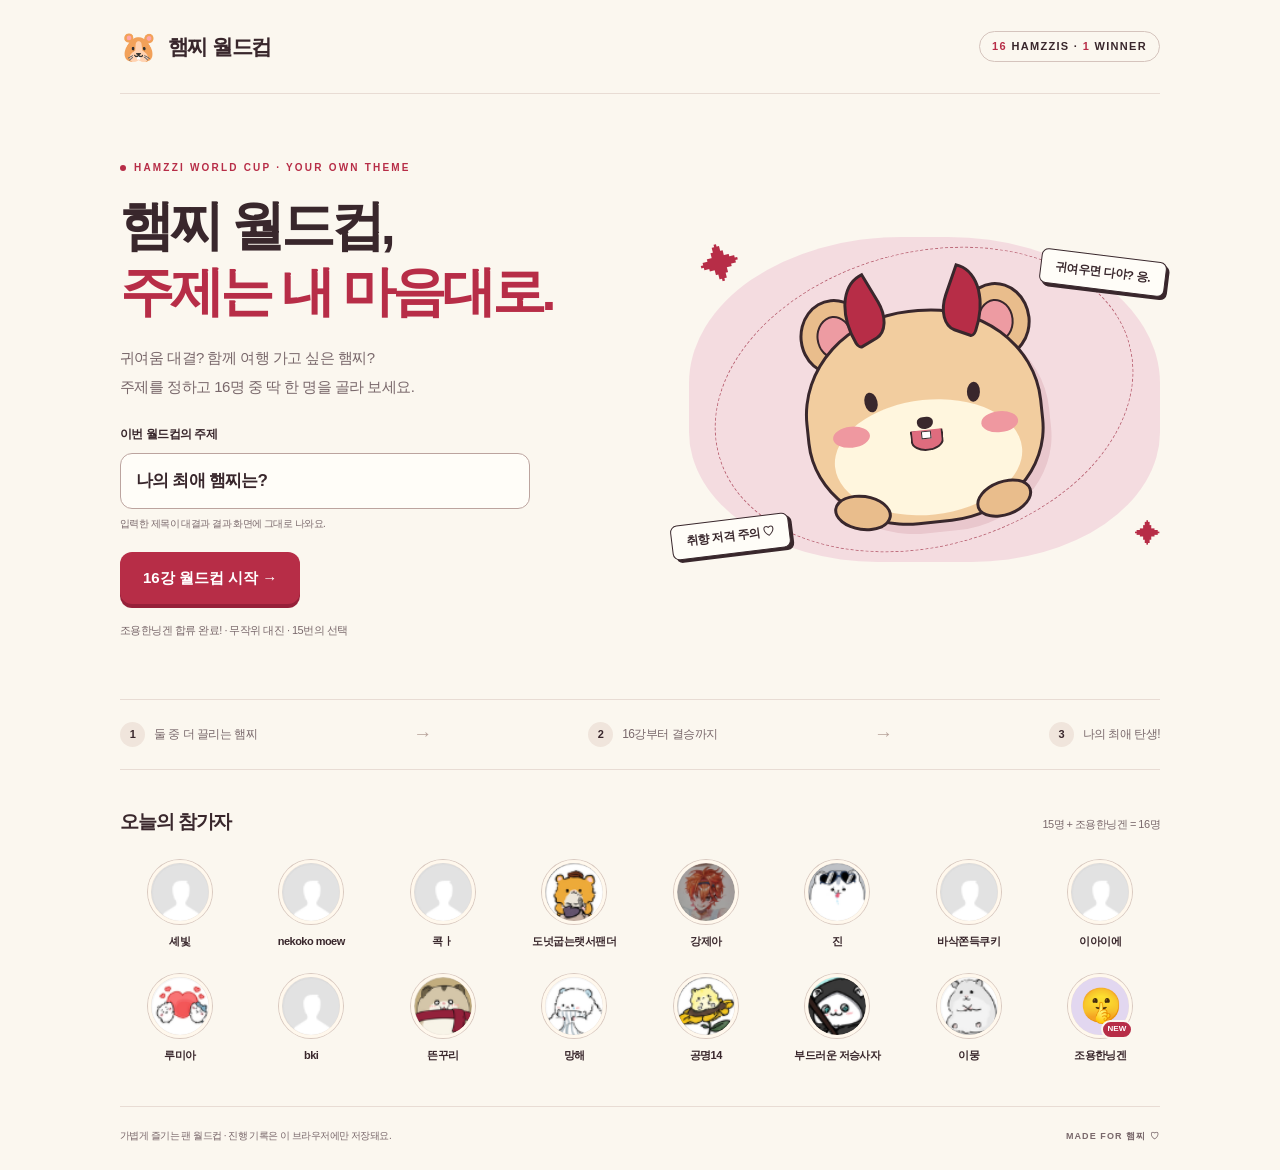
<file: index.html>
<!doctype html>
<!-- 햄찌 월드컵 v1.0 / 2026-10-28
요구: 첨부 이미지의 15명 + 조용한닝겐, 무작위 16강, 우승 결과, GitHub Pages.
검증표: 시작 → 16강 1/8 → 8번 선택 → 8강 → 4번 → 4강 → 2번 → 결승 → 1번 → 우승.
이전 선택 되돌리기, 재시작, 새로고침 복구, 저장 차단, 결과 링크, 좁은 화면 검증.
프로필은 원본 이미지의 해당 위치만 CSS로 표시한다. 계정 ID와 활동 수치는 화면에 사용하지 않는다.
방문자 공통 랭킹을 수집하지 않는다. 진행 기록은 현재 브라우저에만 저장한다. -->
<html lang="ko">
<head>
  <meta charset="utf-8">
  <meta http-equiv="Content-Security-Policy" content="default-src 'none'; script-src 'unsafe-inline'; style-src 'unsafe-inline'; img-src data: blob:; connect-src 'none'; base-uri 'none'; form-action 'none'">
  <meta name="viewport" content="width=device-width,initial-scale=1">
  <meta name="theme-color" content="#fbf7ef">
  <meta name="description" content="햄찌 월드컵! 조용한닝겐까지 16명의 후보 중 내 마음을 훔칠 단 한 명을 골라 보세요.">
  <title>햄찌 월드컵</title>
  <style>
    :root{--bg:#fbf7ef;--ink:#39272c;--muted:#79686b;--red:#b72d47;--red-dark:#962039;--pink:#f8dfe2;--line:#e8dcd4;--white:#fffdf8;--font:ui-rounded,"Arial Rounded MT Bold",-apple-system,BlinkMacSystemFont,"Segoe UI","Malgun Gothic",sans-serif}
    *{box-sizing:border-box}body{margin:0;color:var(--ink);background:var(--bg);font:15px/1.6 var(--font);letter-spacing:-.035em;-webkit-font-smoothing:antialiased}button,input,textarea{font:inherit}button{cursor:pointer;color:inherit}button:disabled{cursor:default;opacity:.5}button,a{-webkit-tap-highlight-color:transparent}button:focus-visible,a:focus-visible,textarea:focus-visible{outline:3px solid #8b3a81;outline-offset:5px}h1,h2,h3,p{margin:0}button{border:0}a{color:inherit}svg{display:block}[hidden]{display:none!important}.sr-only{position:absolute;clip:rect(0,0,0,0);width:1px;height:1px;overflow:hidden;white-space:nowrap}.skip{position:fixed;left:16px;top:-80px;background:var(--ink);color:white;padding:12px 18px;z-index:20}.skip:focus{top:12px}
    .shell{max-width:1120px;margin:auto;padding:0 40px}.site-header{height:94px;display:flex;align-items:center;justify-content:space-between;gap:15px;border-bottom:1px solid var(--line)}.brand{display:flex;align-items:center;gap:12px;text-decoration:none;font-size:21px;font-weight:900;letter-spacing:-.06em;background:none;padding:8px 0}.brand-icon{font-size:30px;line-height:1}.header-tag{font:700 11px/1.4 var(--font);letter-spacing:.12em;border:1px solid #d5c4bd;border-radius:99px;padding:7px 12px;white-space:nowrap}.header-tag b{color:var(--red)}
    .hero{display:grid;grid-template-columns:1.1fr 1fr;align-items:center;gap:50px;padding:66px 0 60px}.eyebrow{font-size:10px;font-weight:850;letter-spacing:.22em;color:var(--red);margin-bottom:17px;display:flex;align-items:center;gap:8px}.eyebrow:before{content:"";width:6px;height:6px;border-radius:50%;background:currentColor}h1{font-size:clamp(34px,4.2vw,54px);line-height:1.22;font-weight:900;letter-spacing:-.075em}.accent{color:var(--red)}.hero-description{margin-top:20px;color:var(--muted);font-size:15px;line-height:1.9;word-break:keep-all}.hero-actions{display:flex;gap:10px;flex-wrap:wrap;margin-top:27px}.primary,.secondary{display:inline-flex;justify-content:center;align-items:center;gap:13px;min-height:52px;border-radius:12px;padding:14px 23px;font-weight:800;font-size:15px}.primary{color:white;background:var(--red);box-shadow:0 4px 0 var(--red-dark);transition:transform .15s,box-shadow .15s}.primary:hover{background:var(--red-dark);transform:translateY(-2px);box-shadow:0 6px 0 #7b1e31}.primary:active{transform:translateY(3px);box-shadow:0 1px 0 #7b1e31}.secondary{border:1px solid #d7c6bf;background:var(--white)}.secondary:hover{background:#f2e8df}.fine-print{font-size:11px;color:var(--muted);margin-top:17px;line-height:1.7}.hero-art{position:relative;height:325px;display:grid;place-items:center;background:#f4dce0;border-radius:45% 45% 40% 40%;isolation:isolate}.hero-art:before{content:"";position:absolute;width:90%;height:90%;border:1px dashed #bc6878;border-radius:50%;transform:rotate(-15deg)}.art-star{position:absolute;color:var(--red);font-size:40px;line-height:1}.star-a{top:8px;left:12px;transform:rotate(-14deg)}.star-b{bottom:15px;right:0;font-size:26px}.art-label{position:absolute;background:var(--white);border:1.5px solid var(--ink);padding:7px 14px;box-shadow:3px 3px 0 var(--ink);border-radius:7px;font-size:12px;font-weight:800;z-index:4}.label-a{top:18px;right:-6px;transform:rotate(7deg)}.label-b{bottom:8px;left:-18px;transform:rotate(-7deg)}
    .hamster{position:relative;width:238px;height:220px;margin-top:28px;transform:rotate(-6deg)}.hamster .ear{position:absolute;top:-14px;width:70px;height:77px;background:#e9bd8c;border:3px solid var(--ink);border-radius:50%;z-index:1}.ear:after{content:"";position:absolute;inset:14px;background:#ed9ba2;border-radius:50%;border:2px solid var(--ink)}.ear.left{left:3px}.ear.right{right:3px}.hamster .face{position:absolute;inset:5px 0 0;background:#f2cd9f;border:3px solid var(--ink);border-radius:48% 48% 43% 43%;z-index:2;box-shadow:6px 9px 0 #d29ca655}.hamster .face:before{content:"";position:absolute;left:22px;right:22px;bottom:6px;height:115px;border-radius:50%;background:#fff6de}.horn{position:absolute;top:-31px;width:43px;height:65px;background:var(--red);border:3px solid var(--ink);z-index:3;border-radius:90% 0 50% 12%;transform:rotate(-25deg)}.horn.left{left:45px}.horn.right{right:45px;transform:scaleX(-1) rotate(-25deg)}.eye{position:absolute;width:13px;height:20px;background:var(--ink);border-radius:50%;top:83px;z-index:4}.eye.left{left:61px;transform:rotate(-8deg)}.eye.right{right:61px;transform:rotate(8deg)}.cheek{position:absolute;top:115px;width:37px;height:21px;border-radius:50%;background:#ef98a0;z-index:3}.cheek.left{left:26px}.cheek.right{right:26px}.nose{position:absolute;top:113px;left:calc(50% - 8px);width:16px;height:12px;border-radius:45% 45% 60% 60%;background:var(--ink);z-index:4}.mouth{position:absolute;width:33px;height:21px;border:2px solid var(--ink);border-top:0;border-radius:0 0 50% 50%;top:126px;left:calc(50% - 16px);z-index:4;background:#df6c7e}.tooth{position:absolute;left:calc(50% - 5px);top:127px;width:10px;height:8px;background:white;border:1.5px solid var(--ink);z-index:5}.paw{position:absolute;bottom:0;width:58px;height:36px;border-radius:50%;border:3px solid var(--ink);background:#e9bd8c;z-index:5}.paw.left{left:19px;transform:rotate(14deg)}.paw.right{right:19px;transform:rotate(-14deg)}
    .how{display:flex;gap:0;align-items:center;border-top:1px solid var(--line);border-bottom:1px solid var(--line);padding:19px 0;justify-content:space-between}.how span{display:flex;align-items:center;gap:9px;font-size:12px;color:var(--muted)}.how b{display:grid;place-items:center;width:25px;height:25px;background:#f0e5dc;border-radius:50%;font-size:11px;color:var(--ink)}.how .arrow{color:#baa59d;font-size:19px}.roster-section{padding:37px 0 43px;scroll-margin-top:25px}.section-top{display:flex;justify-content:space-between;align-items:baseline;gap:10px;margin-bottom:23px}.section-top h2{font-size:19px;letter-spacing:-.06em}.section-top small{font-size:11px;color:var(--muted)}.roster{display:grid;grid-template-columns:repeat(8,minmax(0,1fr));gap:24px 12px;list-style:none;margin:0;padding:0}.roster li{text-align:center;min-width:0}.roster-name{font-size:11px;font-weight:650;line-height:1.5;margin-top:9px;word-break:keep-all;overflow-wrap:anywhere}.avatar{--size:64px;position:relative;display:block;width:var(--size);height:var(--size);border-radius:50%;background:#eee3d8;margin:0 auto;isolation:isolate}.avatar-ring{display:block;width:100%;height:100%;border-radius:50%;border:3px solid #fff8ed;box-shadow:0 0 0 1px #d8c8bf;overflow:hidden;position:relative}.profile{position:absolute;width:49px;height:49px;top:50%;left:50%;transform:translate(-50%,-50%) scale(var(--scale,1.18));background-image:url('[data-uri]');background-repeat:no-repeat;background-size:849px 439px;border-radius:50%}.quiet-profile{display:grid;place-items:center;background:#e2d7f0;width:100%;height:100%;font-size:calc(var(--size) * .53);border-radius:50%}.new-dot{position:absolute;right:-1px;bottom:-1px;font-size:8px;color:white;background:var(--red);padding:1px 5px;border:2px solid var(--bg);border-radius:10px;font-weight:800;letter-spacing:0}
    .game{max-width:900px;margin:0 auto;padding:35px 0 45px}.game-tools{display:flex;justify-content:space-between;align-items:center;margin-bottom:24px}.text-button{background:none;min-height:44px;padding:6px 10px;color:var(--muted);font-size:12px;border-radius:7px}.text-button:hover{background:#f0e5dc;color:var(--ink)}.round-pills{display:flex;gap:7px;flex-wrap:wrap}.round-pill{font-size:11px;font-weight:750;border-radius:6px;padding:5px 10px;color:var(--muted);border:1px solid var(--line)}.round-pill.active{background:var(--ink);border-color:var(--ink);color:white}.round-pill.done{color:var(--red);border-color:#d9b3bb;background:#f9e9e9}.match-intro{text-align:center;margin-bottom:24px}.match-intro h1{font-size:30px;letter-spacing:-.06em}.match-count{color:var(--red);font-size:12px;font-weight:750;letter-spacing:.03em;margin-bottom:8px}.match-intro p{color:var(--muted);font-size:12px;margin-top:9px}.fight{position:relative;display:grid;grid-template-columns:1fr 1fr;gap:36px}.contender{position:relative;border:2px solid #decac2;border-radius:24px;background:var(--white);padding:32px 20px 25px;min-width:0;overflow:hidden;transition:transform .18s,border-color .18s,box-shadow .18s}.contender:first-child{background:#f9e7e8}.contender:nth-child(2){background:#eee8f7}.contender:before{content:"";position:absolute;width:230px;height:230px;top:38px;left:calc(50% - 115px);border:1px dashed #ca9ea8;border-radius:50%;opacity:.55}.contender:nth-child(2):before{border-color:#aa93c0}.contender:hover{transform:translateY(-5px);border-color:var(--red);box-shadow:0 10px 0 #e6c9ce}.contender.selected{border-color:var(--red);transform:scale(.97);box-shadow:inset 0 0 0 2px var(--red)}.contender:disabled{opacity:1}.contender .avatar{--size:158px;--scale:3.18;margin:26px auto 33px}.side-label{font-size:10px;letter-spacing:.18em;color:var(--muted);font-weight:800}.contender h2{font-size:22px;line-height:1.45;min-height:64px;display:flex;align-items:center;justify-content:center;overflow-wrap:anywhere;word-break:keep-all;letter-spacing:-.06em}.choose-label{display:inline-flex;justify-content:center;align-items:center;gap:8px;padding:9px 18px;background:var(--white);border:1px solid #d7bec2;border-radius:30px;margin-top:13px;font-size:12px;font-weight:800}.vs{position:absolute;top:44%;left:50%;transform:translate(-50%,-50%) rotate(-10deg);border:2px solid var(--ink);background:var(--bg);width:58px;height:58px;border-radius:50%;display:grid;place-items:center;font-size:19px;font-style:italic;font-weight:900;z-index:2;box-shadow:2px 3px 0 var(--ink)}.game-bottom{display:flex;align-items:center;justify-content:space-between;gap:16px;margin-top:20px}.progress-group{display:flex;align-items:center;gap:11px;flex:1;max-width:250px}.progress-track{height:5px;flex:1;background:#e8d9d1;border-radius:20px;overflow:hidden}.progress-fill{height:100%;background:var(--red);transition:width .2s}.progress-text{font-size:10px;color:var(--muted);white-space:nowrap;font-variant-numeric:tabular-nums}.keyboard-note{text-align:center;color:var(--muted);font-size:10px;margin-top:18px}kbd{font:10px var(--font);border:1px solid #d5c4bd;border-radius:4px;display:inline-block;padding:1px 5px;margin:0 2px;background:var(--white)}
    .result{padding:43px 0 48px;max-width:780px;margin:auto;text-align:center}.result-eyebrow{font-size:11px;letter-spacing:.2em;font-weight:850;color:var(--red);margin-bottom:14px}.winner-card{position:relative;background:#f8e3df;border:2px solid #c59191;border-radius:30px;padding:35px 25px;margin-top:24px;overflow:hidden}.winner-card:before,.winner-card:after{content:"✦";position:absolute;color:var(--red);font-size:47px;top:50px;left:15%;transform:rotate(-16deg)}.winner-card:after{left:auto;right:12%;top:160px;font-size:30px}.crown{font-size:43px;line-height:1.2;margin-bottom:5px}.winner-card .avatar{--size:152px;--scale:3.06}.winner-name{font-size:30px;font-weight:900;margin-top:18px;line-height:1.4;word-break:keep-all;overflow-wrap:anywhere}.winner-caption{font-size:12px;color:var(--muted);margin-top:7px}.result .hero-actions{justify-content:center;margin-top:25px}.result h1{font-size:33px;line-height:1.35}.result-sub{font-size:13px;color:var(--muted);margin-top:11px}.journey{margin-top:30px;text-align:left}.journey h2{font-size:16px;margin-bottom:13px}.journey-list{list-style:none;padding:0;margin:0;display:grid;gap:8px}.journey-list li{display:flex;align-items:center;gap:12px;border:1px solid var(--line);border-radius:10px;padding:11px 14px;background:var(--white);font-size:12px}.journey-round{font-size:10px;min-width:35px;color:var(--red);font-weight:800}.journey-list .loser{color:var(--muted);flex:1;overflow-wrap:anywhere}.journey-list .win{color:var(--red);font-size:10px;font-weight:800;white-space:nowrap}.match-history{margin-top:30px;text-align:left;border:1px solid var(--line);border-radius:12px;padding:0 17px;background:#fffaf4}.match-history summary{cursor:pointer;font-size:12px;font-weight:750;min-height:49px;display:list-item;padding:14px 0}.history-row{display:flex;align-items:center;gap:12px;font-size:11px;padding:10px 0;border-top:1px solid var(--line)}.history-row .pair{flex:1;overflow-wrap:anywhere}.history-row .round{color:var(--muted);min-width:33px}.history-row strong{color:var(--red)}
    .site-footer{display:flex;justify-content:space-between;align-items:center;gap:15px;border-top:1px solid var(--line);padding:20px 0 25px;font-size:10px;color:var(--muted);line-height:1.8}.footer-brand{letter-spacing:.12em;font-weight:750;font-size:9px;white-space:nowrap}.storage-warning{padding:10px 14px;border:1px solid #bb895d;border-radius:9px;margin-top:18px;color:#714825;font-size:12px;background:#fff0d9}.toast{position:fixed;left:50%;bottom:25px;transform:translate(-50%,15px);opacity:0;pointer-events:none;max-width:calc(100% - 30px);background:var(--ink);color:white;border-radius:12px;padding:12px 20px;font-size:13px;z-index:30;transition:opacity .2s,transform .2s;box-shadow:0 4px 20px #39272c22}.toast.visible{opacity:1;transform:translate(-50%,0)}dialog{color:var(--ink);border:1px solid #d5b7b7;border-radius:22px;max-width:min(420px,calc(100% - 32px));padding:29px;background:var(--bg);box-shadow:0 20px 80px #39272c44}dialog::backdrop{background:#39272c66}dialog h2{font-size:21px}dialog p{font-size:13px;color:var(--muted);line-height:1.8;margin-top:11px}dialog .hero-actions{justify-content:flex-end;margin-top:22px}dialog .primary,dialog .secondary{font-size:13px;padding:10px 17px;min-height:44px}.share-input{width:100%;height:100px;margin-top:17px;padding:12px;background:white;color:var(--ink);border:1px solid #d5b7b7;border-radius:9px;font-size:12px;resize:vertical}.noscript{padding:35px;text-align:center}.fade-in{animation:appear .25s ease both}@keyframes appear{from{opacity:.4;transform:translateY(6px)}to{opacity:1;transform:translateY(0)}}
    @media(max-width:800px){.shell{padding:0 25px}.hero{gap:25px;padding:48px 0}.hero-art{height:290px}.hamster{transform:rotate(-6deg) scale(.88)}.label-b{left:-5px}.roster{grid-template-columns:repeat(4,minmax(0,1fr));gap:23px 12px}.roster-name{font-size:12px}.contender h2{font-size:20px}.site-footer{align-items:flex-start}.hero-description{font-size:13px}.hero h1{font-size:40px}}
    @media(max-width:570px){.shell{padding:0 20px}.site-header{height:75px}.brand{font-size:18px;gap:8px}.brand-icon{font-size:25px}.header-tag{font-size:9px;padding:6px 9px;letter-spacing:.04em}.hero{grid-template-columns:1fr;gap:30px;text-align:center;padding:34px 0 32px}.hero .eyebrow{justify-content:center;font-size:9px;margin-bottom:13px}.hero h1{font-size:37px}.hero-description{margin-top:13px;font-size:13px}.hero-actions{justify-content:center;margin-top:22px}.hero .hero-actions .primary{min-width:235px}.fine-print{font-size:10px}.hero-art{height:225px;width:290px;max-width:90%;margin:4px auto 0;grid-row:2}.hamster{transform:rotate(-6deg) scale(.73);margin-top:18px}.art-label{font-size:10px;padding:5px 10px}.label-a{top:5px;right:-8px}.label-b{bottom:0}.art-star{font-size:29px;top:8px}.star-b{top:auto;bottom:9px;font-size:20px}.how{padding:15px 0;gap:7px}.how span{font-size:10px;gap:5px}.how b{width:21px;height:21px;font-size:9px;flex-shrink:0}.how .arrow{font-size:13px}.roster-section{padding:26px 0 31px}.section-top{margin-bottom:21px}.section-top h2{font-size:17px}.section-top small{font-size:10px}.avatar{--size:57px;--scale:1.04}.roster-name{font-size:10px}.roster{gap:21px 8px}.site-footer{flex-direction:column;gap:7px;font-size:9px;padding:17px 0}.game{padding:20px 0 30px}.game-tools{margin-bottom:20px}.round-pills{gap:4px}.round-pill{font-size:9px;padding:4px 7px}.game-tools .text-button{font-size:11px;padding:5px}.match-intro{margin-bottom:20px}.match-intro h1{font-size:24px}.match-intro p{font-size:11px}.fight{gap:16px}.contender{padding:19px 9px 19px;border-radius:17px}.contender:before{width:126px;height:126px;top:50px;left:calc(50% - 63px)}.contender .avatar{--size:100px;--scale:1.98;margin:24px auto 22px}.contender h2{font-size:17px;min-height:73px;line-height:1.45}.side-label{font-size:8px}.choose-label{font-size:11px;padding:7px 12px;gap:4px;margin-top:8px}.vs{width:37px;height:37px;font-size:13px;top:39%;box-shadow:1px 2px 0 var(--ink)}.game-bottom{gap:10px}.game-bottom .text-button{font-size:11px;padding:5px}.progress-group{max-width:165px;gap:8px}.keyboard-note{display:none}.result{padding-top:32px}.result h1{font-size:27px}.winner-card{padding:25px 15px}.winner-card:before{left:7%;font-size:32px}.winner-card:after{right:7%}.winner-name{font-size:26px}.result .hero-actions{gap:10px}.result .hero-actions .primary,.result .hero-actions .secondary{font-size:13px;padding:12px 18px;min-height:47px}.journey-list li{font-size:11px;gap:8px;padding:10px 11px}.history-row{font-size:10px;gap:7px}.history-row .round{min-width:30px}.journey-round{min-width:30px}}
    @media(max-width:350px){.shell{padding:0 13px}.brand{font-size:17px}.header-tag{font-size:8px}.contender .avatar{--size:86px;--scale:1.7}.contender h2{font-size:15px}.fight{gap:12px}.contender:before{width:110px;height:110px;left:calc(50% - 55px)}.how span{font-size:9px}.how b{width:18px;height:18px}}
    .topic-field{display:block;margin-top:24px;text-align:left;max-width:410px}.topic-field>span{display:block;font-size:12px;font-weight:800;margin-bottom:9px}.topic-input{width:100%;min-height:55px;padding:13px 15px;border:1.5px solid #bca49f;border-radius:12px;background:var(--white);color:var(--ink);font-size:17px;font-weight:750;letter-spacing:-.045em}.topic-input:focus{outline:3px solid #8b3a81;outline-offset:3px}.topic-input::placeholder{color:var(--muted);font-weight:400;font-size:14px}.topic-hint{font-size:10px;color:var(--muted);margin-top:7px}.topic-error{color:var(--red);font-size:12px;margin-top:7px}.result-topic{font-size:16px;font-weight:750;line-height:1.7;color:var(--red);margin-bottom:12px;overflow-wrap:anywhere;word-break:keep-all}.match-intro h1{overflow-wrap:anywhere;word-break:keep-all}.hero .hero-actions{margin-top:20px}
    @media(max-width:570px){.topic-field{max-width:100%;margin-top:22px}.topic-input{font-size:16px}.hero h1{font-size:35px}.hero-art{height:205px}.hero{gap:25px}.result-topic{font-size:14px}}
    @media(prefers-reduced-motion:reduce){.fade-in{animation:none}.primary,.contender,.toast,.progress-fill{transition:none}.contender:hover{transform:none}}
  </style>
</head>
<body>
  <a class="skip" href="#main">월드컵으로 바로 가기</a>
  <div class="shell">
    <header class="site-header"><button class="brand" id="brand" aria-label="햄찌 월드컵 첫 화면"><span class="brand-icon" aria-hidden="true">🐹</span>햄찌 월드컵</button><span class="header-tag"><b>16</b> HAMZZIS · <b>1</b> WINNER</span></header>
    <main id="main" tabindex="-1"></main>
    <div id="storage-warning" class="storage-warning" role="status" hidden>진행 기록을 저장할 수 없어요. 이 페이지를 닫거나 새로고침하면 진행 상황이 사라집니다.</div>
    <footer class="site-footer"><p>가볍게 즐기는 팬 월드컵 · 진행 기록은 이 브라우저에만 저장돼요.</p><span class="footer-brand">MADE FOR 햄찌 ♡</span></footer>
  </div>
  <div class="toast" id="toast" role="status" aria-live="polite"></div>
  <dialog id="restart-dialog" aria-labelledby="restart-title"><h2 id="restart-title">새로운 대진으로 시작할까요?</h2><p>지금까지의 선택은 초기화되고, 16명의 대진이 다시 섞여요.</p><div class="hero-actions"><button class="secondary" id="cancel-restart">계속하기</button><button class="primary" id="confirm-restart">새로 시작</button></div></dialog>
  <dialog id="share-dialog" aria-labelledby="share-title"><h2 id="share-title">결과 공유하기</h2><p>아래 내용을 복사해서 친구에게 보내 주세요.</p><textarea id="share-text" class="share-input" readonly aria-label="공유할 결과와 링크"></textarea><div class="hero-actions"><button class="secondary" id="close-share">닫기</button></div></dialog>
  <noscript><p class="noscript">월드컵을 즐기려면 브라우저의 JavaScript가 필요해요.</p></noscript>
  <script>
  'use strict';
  (() => {
    const CANDIDATES = [
      {id:'set',name:'셰빛',x:27,y:21},
      {id:'nekoko',name:'nekoko moew',x:301,y:21},
      {id:'ruk',name:'콕ㅏ',x:575,y:21},
      {id:'donut',name:'도넛굽는랫서팬더',x:27,y:108},
      {id:'kang',name:'강제아',x:301,y:108},
      {id:'jin',name:'진',x:575,y:108},
      {id:'cookie',name:'바삭쫀득쿠키',x:27,y:195},
      {id:'iaie',name:'이아이에',x:301,y:195},
      {id:'lumia',name:'루미아',x:575,y:195},
      {id:'bki',name:'bki',x:27,y:282},
      {id:'ddon',name:'뜬꾸리',x:301,y:282},
      {id:'mang',name:'망해',x:575,y:282},
      {id:'gong',name:'공명14',x:27,y:369},
      {id:'soft',name:'부드러운 저승사자',x:301,y:369},
      {id:'irung',name:'이뭉',x:575,y:369},
      {id:'quiet',name:'조용한닝겐',quiet:true}
    ];
    const byId = new Map(CANDIDATES.map(c => [c.id,c]));
    const KEY='akma-hamzzi-cup-v1';
    const DEFAULT_TOPIC='나의 최애 햄찌는?';
    const main=document.getElementById('main');
    const restartDialog=document.getElementById('restart-dialog');
    const shareDialog=document.getElementById('share-dialog');
    let state=null,screen='home',locked=false,toastTimer=null,returnFocus=null,draftTopic=DEFAULT_TOPIC;
    function topicFor(data){return typeof data?.topic==='string' && data.topic.trim()?data.topic.trim().slice(0,60):DEFAULT_TOPIC;}
    function captureTopic(){const input=document.getElementById('topic-input');if(!input)return true;const value=input.value.trim();if(!value){document.getElementById('topic-error').hidden=false;input.setAttribute('aria-invalid','true');input.focus();return false;}draftTopic=value.slice(0,60);return true;}

    // Derive the complete bracket from the original draw and the selection log.
    // Reloaded data is replayed and validated, never trusted as executable markup.
    function replay(data) {
      if(!data || data.version!==1 || !Array.isArray(data.seed) || data.seed.length!==16 || new Set(data.seed).size!==16 || !data.seed.every(id=>byId.has(id)) || !Array.isArray(data.picks) || data.picks.length>15) throw new Error('invalid cup');
      let current=[...data.seed],next=[],position=0;const history=[];
      for(const winner of data.picks){
        if(current.length===1) throw new Error('cup already finished');
        const a=current[position],b=current[position+1];
        if(winner!==a && winner!==b) throw new Error('invalid winner');
        history.push({round:current.length,a,b,winner,loser:winner===a?b:a});
        next.push(winner);position+=2;
        if(position===current.length){current=next;next=[];position=0;}
      }
      return {current,next,position,history,champion:current.length===1?current[0]:null};
    }
    function node(tag,cls,text){const el=document.createElement(tag);if(cls)el.className=cls;if(text!==undefined)el.textContent=text;return el;}
    function button(text,cls,action){const el=node('button',cls,text);el.type='button';el.dataset.action=action;return el;}
    function avatar(c){
      const wrap=node('span','avatar');wrap.setAttribute('aria-hidden','true');const ring=node('span','avatar-ring');
      if(c.quiet)ring.append(node('span','quiet-profile','🤫'));
      else{const p=node('span','profile');p.style.backgroundPosition=`-${c.x}px -${c.y}px`;ring.append(p);}
      wrap.append(ring);if(c.quiet)wrap.append(node('span','new-dot','NEW'));return wrap;
    }
    function title(text){const h=node('h1','',text);h.tabIndex=-1;return h;}
    function focusTitle(){main.querySelector('h1')?.focus({preventScroll:true});}
    function announce(text){const el=document.getElementById('toast');clearTimeout(toastTimer);el.textContent=text;el.classList.add('visible');toastTimer=setTimeout(()=>el.classList.remove('visible'),2800);}
    function save(){try{localStorage.setItem(KEY,JSON.stringify(state));document.getElementById('storage-warning').hidden=true;}catch{document.getElementById('storage-warning').hidden=false;}}
    function load(){try{const raw=localStorage.getItem(KEY);if(raw){const parsed=JSON.parse(raw);replay(parsed);state=parsed;}}catch{state=null;document.getElementById('storage-warning').hidden=false;}}
    function shuffle(ids){const result=[...ids];for(let i=result.length-1;i>0;i--){const j=Math.floor(Math.random()*(i+1));[result[i],result[j]]=[result[j],result[i]];}return result;}
    function roundName(n){return n===2?'결승':`${n}강`;}
    function start(){locked=false;state={version:1,topic:draftTopic,seed:shuffle(CANDIDATES.map(c=>c.id)),picks:[]};save();clearSharedHash();renderGame();focusTitle();window.scrollTo({top:0,behavior:'instant'});}
    function clearSharedHash(){if(window.location.hash.startsWith('#winner=')){try{history.replaceState(null,'',window.location.pathname+window.location.search);}catch{}}}
    function requestStart(){if(!captureTopic())return;if(state && state.picks.length>0 && !replay(state).champion){returnFocus=document.activeElement;restartDialog.showModal();}else start();}

    function renderHome(){
      screen='home';locked=false;main.replaceChildren();
      const hero=node('section','hero fade-in');const intro=node('div');
      intro.append(node('p','eyebrow','HAMZZI WORLD CUP · YOUR OWN THEME'));
      const h=title('햄찌 월드컵,');h.append(document.createElement('br'),node('span','accent','주제는 내 마음대로.'));intro.append(h);
      const description=node('p','hero-description','귀여움 대결? 함께 여행 가고 싶은 햄찌?');description.append(document.createElement('br'),document.createTextNode('주제를 정하고 16명 중 딱 한 명을 골라 보세요.'));intro.append(description);
      const field=node('label','topic-field');field.htmlFor='topic-input';field.append(node('span','','이번 월드컵의 주제'));const input=node('input','topic-input');input.id='topic-input';input.type='text';input.maxLength=60;input.value=draftTopic;input.placeholder='예: 같이 여행 가고 싶은 햄찌는?';input.setAttribute('aria-describedby','topic-hint topic-error');field.append(input);intro.append(field);const hint=node('p','topic-hint','입력한 제목이 대결과 결과 화면에 그대로 나와요.');hint.id='topic-hint';const error=node('p','topic-error','월드컵 주제를 먼저 입력해 주세요.');error.id='topic-error';error.hidden=true;intro.append(hint,error);
      const actions=node('div','hero-actions');
      const active=state && !replay(state).champion && state.picks.length>0;
      actions.append(button(active?'이어서 고르기 →':'16강 월드컵 시작 →','primary',active?'resume':'start'));
      if(active)actions.append(button('새로 시작','secondary','start'));
      if(state && replay(state).champion)actions.append(button('지난 우승 보기','secondary','last-result'));
      intro.append(actions,node('p','fine-print','조용한닝겐 합류 완료! · 무작위 대진 · 15번의 선택'));
      const art=node('div','hero-art');art.setAttribute('aria-hidden','true');
      art.innerHTML='<span class="art-star star-a">✦</span><span class="art-label label-a">귀여우면 다야? 응.</span><div class="hamster"><i class="ear left"></i><i class="ear right"></i><i class="horn left"></i><i class="horn right"></i><div class="face"></div><i class="eye left"></i><i class="eye right"></i><i class="cheek left"></i><i class="cheek right"></i><i class="nose"></i><i class="mouth"></i><i class="tooth"></i><i class="paw left"></i><i class="paw right"></i></div><span class="art-label label-b">취향 저격 주의 ♡</span><span class="art-star star-b">✦</span>';
      hero.append(intro,art);main.append(hero);
      const how=node('div','how');[['1','둘 중 더 끌리는 햄찌'],['2','16강부터 결승까지'],['3','나의 최애 탄생!']].forEach(([number,text],i)=>{if(i)how.append(node('span','arrow','→'));const s=node('span');s.append(node('b','',number),document.createTextNode(text));how.append(s);});main.append(how);
      const rosterSection=node('section','roster-section');rosterSection.id='roster';const top=node('div','section-top');top.append(node('h2','','오늘의 참가자'),node('small','','15명 + 조용한닝겐 = 16명'));rosterSection.append(top);
      const list=node('ul','roster');CANDIDATES.forEach(c=>{const li=node('li');li.append(avatar(c),node('p','roster-name',c.name));list.append(li);});rosterSection.append(list);main.append(rosterSection);
    }
    function renderGame(){
      const bracket=replay(state);if(bracket.champion){renderResult(bracket.champion,false);return;}
      screen='game';main.replaceChildren();const section=node('section','game');
      const tools=node('div','game-tools');tools.append(button('← 처음으로','text-button','home'));const pills=node('div','round-pills');[16,8,4,2].forEach(n=>pills.append(node('span',`round-pill ${bracket.current.length===n?'active':bracket.current.length<n?'done':''}`,roundName(n))));tools.append(pills);section.append(tools);
      const info=node('div','match-intro');info.append(node('p','match-count',`${roundName(bracket.current.length)} · ${bracket.position/2+1} / ${bracket.current.length/2}`),title(topicFor(state)),node('p','',bracket.current.length===2?'마지막 선택! 둘 중 한 명을 골라 주세요.':'주제에 더 어울리는 햄찌의 프로필을 눌러 주세요.'));section.append(info);
      const fight=node('div','fight fade-in');[0,1].forEach((side)=>{const c=byId.get(bracket.current[bracket.position+side]);const card=button('','contender','pick');card.dataset.id=c.id;card.setAttribute('aria-label',`${c.name} 선택`);card.append(node('p','side-label',side===0?'CHOICE 01':'CHOICE 02'),avatar(c),node('h2','',c.name),node('span','choose-label','♡  이 햄찌 선택'));fight.append(card);});const vs=node('span','vs','VS');vs.setAttribute('aria-hidden','true');fight.append(vs);section.append(fight);
      const bottom=node('div','game-bottom');const undo=button('↶ 이전 선택 되돌리기','text-button','undo');undo.disabled=state.picks.length===0;bottom.append(undo);const progress=node('div','progress-group');const track=node('div','progress-track');track.setAttribute('role','progressbar');track.setAttribute('aria-label','전체 대결 진행');track.setAttribute('aria-valuemin','0');track.setAttribute('aria-valuemax','15');track.setAttribute('aria-valuenow',String(state.picks.length));const fill=node('div','progress-fill');fill.style.width=`${state.picks.length/15*100}%`;track.append(fill);progress.append(track,node('span','progress-text',`${state.picks.length} / 15 선택`));bottom.append(progress);section.append(bottom);
      const note=node('p','keyboard-note','키보드로도 고를 수 있어요  ');note.append(node('kbd','','←'),document.createTextNode(' 왼쪽  '),node('kbd','','→'),document.createTextNode(' 오른쪽'));section.append(note);main.append(section);
    }
    function choose(id){
      if(screen!=='game'||locked)return;const bracket=replay(state);const pair=bracket.current.slice(bracket.position,bracket.position+2);if(!pair.includes(id))return;
      locked=true;main.querySelectorAll('.contender').forEach(el=>{el.disabled=true;if(el.dataset.id===id)el.classList.add('selected');});
      state.picks.push(id);save();
      setTimeout(()=>{locked=false;renderGame();focusTitle();},180);
    }
    function undo(){if(locked||!state||state.picks.length===0)return;state.picks.pop();save();clearSharedHash();renderGame();focusTitle();}
    function renderResult(winnerId,shared){
      if(shared)draftTopic=sharedTopic();
      screen='result';locked=false;main.replaceChildren();const c=byId.get(winnerId);const section=node('section','result fade-in');section.dataset.winner=winnerId;section.append(node('p','result-eyebrow',shared?'A FRIEND’S FAVORITE':'MY ONE & ONLY HAMZZI'),node('p','result-topic',shared?sharedTopic():topicFor(state)),title(shared?'친구가 고른 햄찌':'내가 고른 햄찌'),node('p','result-sub',shared?'친구의 선택이에요. 당신의 햄찌도 찾아볼까요?':'16명의 후보 중, 마지막까지 선택한 단 한 명.'));
      const card=node('div','winner-card');const crown=node('div','crown','👑');crown.setAttribute('aria-hidden','true');card.append(crown,avatar(c),node('h2','winner-name',c.name),node('p','winner-caption',shared?'친구의 이상형 월드컵 우승':'나의 햄찌 월드컵 우승'));section.append(card);
      const actions=node('div','hero-actions');actions.append(button(shared?'나도 16강 시작 →':'새 대진으로 다시 하기','primary','start'));if(!shared)actions.append(button('결과 공유하기 ↗','secondary','share'));section.append(actions);
      if(!shared && state){
        const bracket=replay(state);const journey=node('section','journey');journey.append(node('h2','','우승까지의 발자국'));const list=node('ol','journey-list');bracket.history.filter(m=>m.winner===winnerId).forEach(m=>{const li=node('li');li.append(node('span','journey-round',roundName(m.round)),node('span','loser',byId.get(m.loser).name+'와의 대결'),node('span','win','선택 ♡'));list.append(li);});journey.append(list);section.append(journey);
        const details=node('details','match-history');details.append(node('summary','','전체 대결 기록 · 15번의 선택'));bracket.history.forEach(m=>{const row=node('div','history-row');row.append(node('span','round',roundName(m.round)),node('span','pair',`${byId.get(m.a).name} vs ${byId.get(m.b).name}`),node('strong','',byId.get(m.winner).name));details.append(row);});section.append(details,button('↶ 결승 선택 다시 하기','text-button','undo'));
      }main.append(section);
    }
    async function share(){
      const id=main.querySelector('[data-winner]')?.dataset.winner;if(!byId.has(id))return;
      const url=new URL(window.location.href);url.hash=new URLSearchParams({winner:id,topic:topicFor(state)}).toString();
      const text=`[${topicFor(state)}]\n내 선택은 ${byId.get(id).name}! 🐹\n햄찌 월드컵 16강 도전!\n${url.href}`;
      if(navigator.share){try{await navigator.share({title:'햄찌 월드컵',text,url:url.href});return;}catch(error){if(error.name==='AbortError')return;}}
      try{if(!navigator.clipboard)throw new Error('clipboard unavailable');await navigator.clipboard.writeText(text);announce('결과와 링크를 복사했어요. 친구에게 보내 주세요!');}
      catch{returnFocus=document.activeElement;document.getElementById('share-text').value=text;shareDialog.showModal();document.getElementById('share-text').select();}
    }
    main.addEventListener('click',event=>{
      const target=event.target.closest('button[data-action]');if(!target||target.disabled||locked)return;
      if(target.dataset.action==='pick' && event.detail>1)return;
      switch(target.dataset.action){case 'start':requestStart();break;case 'resume':if(!captureTopic())break;state.topic=draftTopic;save();clearSharedHash();renderGame();focusTitle();break;case 'last-result':renderResult(replay(state).champion,false);focusTitle();break;case 'home':renderHome();focusTitle();break;case 'pick':choose(target.dataset.id);break;case 'undo':undo();break;case 'share':share();break;}
    });
    document.getElementById('brand').addEventListener('click',()=>{if(locked)return;clearSharedHash();renderHome();focusTitle();});
    document.getElementById('cancel-restart').addEventListener('click',()=>restartDialog.close());
    document.getElementById('confirm-restart').addEventListener('click',()=>{restartDialog.close();start();});
    document.getElementById('close-share').addEventListener('click',()=>shareDialog.close());
    [restartDialog,shareDialog].forEach(dialog=>dialog.addEventListener('close',()=>{if(returnFocus?.isConnected)returnFocus.focus({preventScroll:true});returnFocus=null;}));
    document.addEventListener('keydown',event=>{if(screen!=='game'||locked||event.repeat||restartDialog.open||shareDialog.open||event.altKey||event.ctrlKey||event.metaKey)return;if(['INPUT','TEXTAREA','SELECT'].includes(event.target.tagName))return;const side=event.key==='ArrowLeft'?0:event.key==='ArrowRight'?1:null;if(side!==null){event.preventDefault();const b=replay(state);choose(b.current[b.position+side]);}});
    main.addEventListener('input',event=>{if(event.target.id==='topic-input'){draftTopic=event.target.value;document.getElementById('topic-error').hidden=true;event.target.removeAttribute('aria-invalid');}});
    main.addEventListener('keydown',event=>{if(event.target.id==='topic-input'&&event.key==='Enter'&&!event.isComposing&&event.keyCode!==229&&!event.repeat){event.preventDefault();main.querySelector('.hero-actions button.primary')?.click();}});
    function sharedWinner(){const id=new URLSearchParams(window.location.hash.slice(1)).get('winner');return byId.has(id)?id:null;}
    function sharedTopic(){const topic=new URLSearchParams(window.location.hash.slice(1)).get('topic');return topic?.trim()?topic.trim().slice(0,60):DEFAULT_TOPIC;}
    load();draftTopic=topicFor(state);const shared=sharedWinner();if(shared)renderResult(shared,true);else if(state && replay(state).champion)renderResult(replay(state).champion,false);else renderHome();
    window.addEventListener('hashchange',()=>{const id=sharedWinner();if(id)renderResult(id,true);else if(screen==='result')renderHome();});
  })();
  </script>
</body>
</html>
</file>
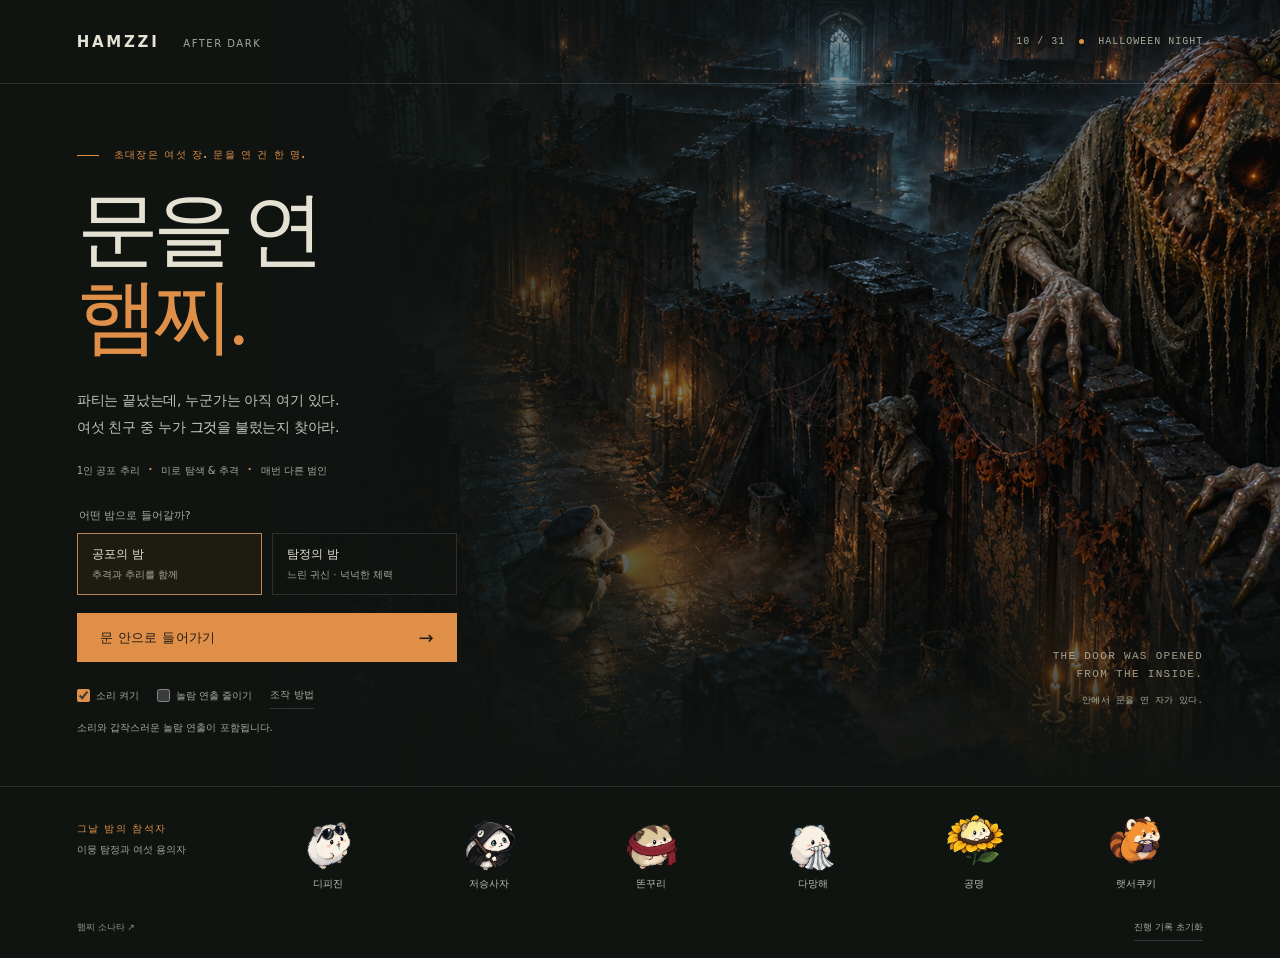
<file: halloween/index.html>
<!doctype html>
<html lang="ko">
<head>
  <meta charset="utf-8">
  <meta name="viewport" content="width=device-width,initial-scale=1,viewport-fit=cover">
  <meta name="theme-color" content="#101411">
  <meta name="description" content="여섯 햄찌 중 누가 귀신을 불렀을까? 미로를 탐색하고 소환 흔적을 모아 탈출하는 할로윈 공포 추리 게임.">
  <meta http-equiv="Content-Security-Policy" content="default-src 'self'; img-src 'self' data:; style-src 'self' 'unsafe-inline'; script-src 'self'; connect-src 'self'; media-src 'self'; object-src 'none'; base-uri 'self'">
  <title>문을 연 햄찌 · 할로윈 공포 추리</title>
  <link rel="icon" href="data:image/svg+xml,%3Csvg xmlns='http://www.w3.org/2000/svg' viewBox='0 0 48 48'%3E%3Ctext y='40' font-size='40'%3E🎃%3C/text%3E%3C/svg%3E">
  <link rel="stylesheet" href="style.css?v=1">
  <script src="engine.js?v=1" defer></script>
  <script src="renderer.js?v=1" defer></script>
  <script src="audio.js?v=1" defer></script>
  <script src="game.js?v=1" defer></script>
</head>
<body>
  <div id="home" class="home">
    <header class="masthead"><a class="wordmark" href="../">HAMZZI <span>AFTER DARK</span></a><span class="edition">10 / 31 <i></i> HALLOWEEN NIGHT</span></header>
    <main class="home-main">
      <div class="home-scene" aria-hidden="true"><img id="title-art" src="assets/title-scene.png" alt="" fetchpriority="high"><div class="scene-shade"></div></div>
      <section class="invitation" aria-labelledby="game-title">
        <p class="eyebrow"><span></span> 초대장은 여섯 장. 문을 연 건 한 명.</p>
        <h1 id="game-title">문을 연<br><em>햄찌</em><span class="title-dot">.</span></h1>
        <p class="home-copy">파티는 끝났는데, 누군가는 아직 여기 있다.<br>여섯 친구 중 누가 <strong>그것</strong>을 불렀는지 찾아라.</p>
        <div class="case-stats"><span>1인 공포 추리</span><b>·</b><span>미로 탐색 & 추격</span><b>·</b><span>매번 다른 범인</span></div>
        <fieldset class="difficulty"><legend>어떤 밤으로 들어갈까?</legend><label><input type="radio" name="difficulty" value="normal" checked><span>공포의 밤<small>추격과 추리를 함께</small></span></label><label><input type="radio" name="difficulty" value="story"><span>탐정의 밤<small>느린 귀신 · 넉넉한 체력</small></span></label></fieldset>
        <div class="home-actions"><button id="start" class="btn-primary" disabled>에셋을 불러오는 중…</button><button id="resume" class="btn-secondary" hidden disabled>이어서 수사하기 <span>↗</span></button></div>
        <div class="home-options"><label class="check"><input id="home-sound" type="checkbox" checked><span>소리 켜기</span></label><label class="check"><input id="home-motion" type="checkbox"><span>놀람 연출 줄이기</span></label><button id="help-home" class="text-btn">조작 방법</button></div>
        <p class="asset-status" id="asset-status" role="status">램프에 불을 붙이는 중입니다.</p>
      </section>
      <p class="scene-caption"><span>THE DOOR WAS OPENED<br>FROM THE INSIDE.</span><small>안에서 문을 연 자가 있다.</small></p>
    </main>
    <footer class="cast-footer"><div class="cast-heading"><span class="eyebrow">그날 밤의 참석자</span><small>이뭉 탐정과 여섯 용의자</small></div><div id="home-cast" class="home-cast"></div><div class="home-footer-links"><a href="../sonata/">햄찌 소나타 ↗</a><button id="reset-home" class="text-btn">진행 기록 초기화</button></div></footer>
  </div>

  <main id="stage" class="stage" hidden aria-label="할로윈 미로 게임">
    <canvas id="world" tabindex="0" aria-label="미로. WASD 또는 방향키로 이동, E 상호작용, Shift 달리기, Space 숨기, F 손전등, J 수첩, M 지도, Escape 일시정지"></canvas>
    <div class="screen-grain" aria-hidden="true"></div>
    <header class="hud">
      <div class="hud-status"><span class="hud-name">이뭉 <small>DETECTIVE</small></span><span id="health" class="health" aria-label="남은 기회 2회">♥ ♥</span><div class="meter-row"><span>달리기</span><meter id="stamina" min="0" max="100" value="100" aria-label="달리기 체력"></meter></div><div class="meter-row"><span>손전등</span><meter id="battery" min="0" max="100" value="100" aria-label="손전등 배터리"></meter></div></div>
      <div class="hud-mission"><span class="eyebrow">소환자를 찾아라</span><strong id="mission">소환 흔적 <b>0</b> / 3</strong><small id="mission-sub">흔적과 여섯 명의 기록을 대조하세요.</small></div>
      <nav class="hud-nav" aria-label="게임 메뉴"><button id="journal" class="icon-btn" aria-label="수사 수첩 열기 J"><span>▤</span><small>수첩 <kbd>J</kbd></small></button><button id="map" class="icon-btn" aria-label="지도 표시 M" aria-pressed="false"><span>⌗</span><small>지도 <kbd>M</kbd></small></button><button id="pause" class="icon-btn" aria-label="일시정지 Escape"><span>Ⅱ</span><small>메뉴</small></button></nav>
    </header>
    <div id="threat" class="threat" hidden><i></i><span>발소리가 가까워진다</span></div>
    <div id="map-legend" class="map-legend" hidden>밝은 길은 지나온 곳입니다. <span>● 나　◆ 흔적　○ 햄찌　▣ 출입문</span></div>
    <div class="game-bottom"><div class="context"><span id="location-label" class="eyebrow">문을 닫기 전까지, 뒤를 보지 마.</span><p id="context-text">바닥의 소환 흔적을 찾으세요.</p><button id="interact" class="btn-context" hidden><kbd>E</kbd><span>살펴보기</span></button></div><div class="desktop-controls"><span><kbd>W A S D</kbd> 이동</span><span><kbd>Shift</kbd> 달리기</span><span><kbd>Space</kbd> 숨기</span><button id="light" aria-label="손전등 전환 F" aria-pressed="true"><kbd>F</kbd> 손전등</button></div></div>
    <div class="touch-controls"><div class="dpad" aria-label="이동 버튼"><button data-dir="up" class="up" aria-label="위로 이동">▲</button><button data-dir="left" class="left" aria-label="왼쪽으로 이동">◀</button><span class="dpad-center" aria-hidden="true">✥</span><button data-dir="right" class="right" aria-label="오른쪽으로 이동">▶</button><button data-dir="down" class="down" aria-label="아래로 이동">▼</button></div><div class="touch-actions"><button id="touch-run" aria-label="누르는 동안 달리기">달리기</button><button id="touch-hide">숨기</button><button id="touch-interact">조사</button><button id="touch-light" aria-pressed="true">빛</button></div></div>
    <div id="scare-label" class="scare-label" hidden aria-hidden="true">눈을 마주쳤다.</div>
  </main>

  <dialog id="modal" aria-labelledby="modal-title"><div id="modal-content"></div></dialog>
  <div id="toast" class="toast" role="status" hidden></div>
  <p id="storage-warning" class="storage-warning" role="status" hidden></p>
  <div id="live" class="sr-only" role="status" aria-live="polite"></div>
  <noscript><p class="noscript">이 게임을 실행하려면 JavaScript를 켜 주세요.</p></noscript>
</body>
</html>
</file>
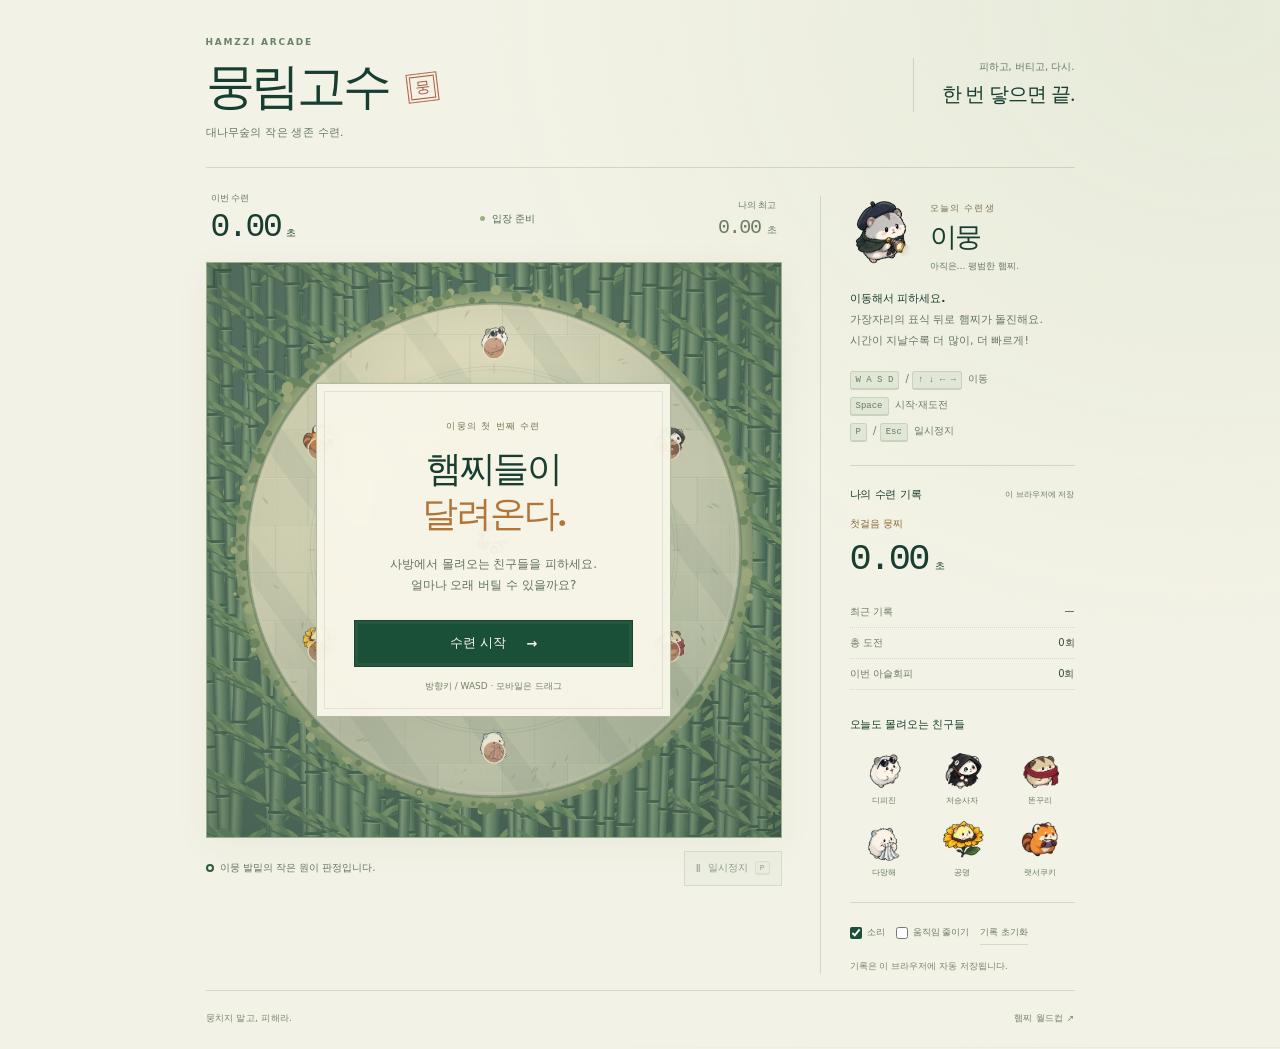
<file: moonglim/index.html>
<!doctype html>
<html lang="ko">
<head>
  <meta charset="utf-8">
  <meta name="viewport" content="width=device-width,initial-scale=1,viewport-fit=cover">
  <meta name="theme-color" content="#173e30">
  <meta name="description" content="햄찌들이 사방에서 달려온다! 이뭉을 움직여 한 번도 닿지 않고 버티는 뭉림고수. PC와 모바일에서 플레이하세요.">
  <meta http-equiv="Content-Security-Policy" content="default-src 'self'; img-src 'self' data:; script-src 'self'; style-src 'self' 'unsafe-inline'; connect-src 'self'; object-src 'none'; base-uri 'self'">
  <title>뭉림고수 · 햄찌들이 달려온다</title>
  <link rel="icon" href="data:image/svg+xml,%3Csvg xmlns='http://www.w3.org/2000/svg' viewBox='0 0 48 48'%3E%3Ctext y='40' font-size='40'%3E🐹%3C/text%3E%3C/svg%3E">
  <link rel="stylesheet" href="style.css?v=2">
  <script src="engine.js?v=2" defer></script>
  <script src="renderer.js?v=2" defer></script>
  <script src="audio.js?v=2" defer></script>
  <script src="game.js?v=2" defer></script>
</head>
<body>
  <div class="page">
    <header class="page-header"><div class="brand"><a class="arcade" href="../">HAMZZI ARCADE</a><h1>뭉림고수<span class="seal" aria-hidden="true">뭉</span></h1><p>대나무숲의 작은 생존 수련.</p></div><div class="header-note"><span>피하고, 버티고, 다시.</span><strong>한 번 닿으면 끝.</strong></div></header>
    <main class="layout">
      <section class="play-column" aria-label="뭉림고수 게임">
        <div class="scoreboard"><div class="time"><span id="time-label">이번 수련</span><strong><span id="clock">0.00</span><small>초</small></strong></div><div class="phase"><i aria-hidden="true"></i><span id="phase">입장 준비</span></div><div class="best"><span>나의 최고</span><strong><span id="best-top">0.00</span><small>초</small></strong></div></div>
        <div class="arena-shell" id="arena-shell">
          <canvas id="arena" tabindex="0" aria-label="대나무 수련장. 방향키 또는 WASD로 이뭉을 이동하세요. 햄찌에게 한 번 닿으면 끝납니다. Escape 또는 P로 일시정지할 수 있습니다."></canvas>
          <div id="overlay" class="overlay"><section id="overlay-card" class="overlay-card" aria-labelledby="overlay-title"><p class="kicker">이뭉의 첫 번째 수련</p><h2 id="overlay-title">햄찌들이<br><em>달려온다.</em></h2><p class="overlay-copy">사방에서 몰려오는 친구들을 피하세요.<br>얼마나 오래 버틸 수 있을까요?</p><button id="start" class="primary" disabled>수련장 준비 중…</button><p class="overlay-hint">방향키 / WASD · 모바일은 드래그</p></section></div>
          <div class="arena-corner top-left" aria-hidden="true"></div><div class="arena-corner bottom-right" aria-hidden="true"></div>
        </div>
        <div class="play-toolbar"><p><span class="player-mark" aria-hidden="true"></span> 이뭉 발밑의 작은 원이 판정입니다.</p><button id="pause" class="small-btn" disabled><span>Ⅱ</span> 일시정지 <kbd>P</kbd></button></div>
        <div class="touch-panel" aria-label="터치 조작"><div class="dpad" aria-label="방향 버튼"><button data-dir="up" class="up" aria-label="위로 이동">▲</button><button data-dir="left" class="left" aria-label="왼쪽으로 이동">◀</button><span aria-hidden="true">✥</span><button data-dir="right" class="right" aria-label="오른쪽으로 이동">▶</button><button data-dir="down" class="down" aria-label="아래로 이동">▼</button></div><div class="touch-tip"><strong>화면 위를 드래그해도 이동해요.</strong><span>누르고 있는 동안 이뭉이 따라갑니다.</span><button id="quick-retry" class="small-btn" hidden>다시 도전 <span>↻</span></button></div></div>
      </section>
      <aside class="sidebar">
        <section class="intro-note"><div class="intro-head"><span class="portrait" aria-hidden="true"></span><div><span class="kicker">오늘의 수련생</span><h2>이뭉</h2><p>아직은… 평범한 햄찌.</p></div></div><p class="rule"><strong>이동해서 피하세요.</strong><br>가장자리의 표식 뒤로 햄찌가 돌진해요.<br>시간이 지날수록 더 많이, 더 빠르게!</p><div class="key-guide"><span><kbd>W A S D</kbd> / <kbd>↑ ↓ ← →</kbd> 이동</span><span><kbd>Space</kbd> 시작·재도전</span><span><kbd>P</kbd> / <kbd>Esc</kbd> 일시정지</span></div></section>
        <section class="record-note" aria-labelledby="record-title"><div class="section-label"><h2 id="record-title">나의 수련 기록</h2><span>이 브라우저에 저장</span></div><div class="record-best"><span id="rank-name">새싹 뭉찌</span><strong><span id="best-record">0.00</span><small>초</small></strong></div><div class="record-row"><span>최근 기록</span><strong id="last-record">—</strong></div><div class="record-row"><span>총 도전</span><strong><span id="attempts">0</span>회</strong></div><div class="record-row"><span>이번 아슬회피</span><strong id="near-count">0회</strong></div></section>
        <section class="runners-note" aria-labelledby="runners-title"><div class="section-label"><h2 id="runners-title">오늘도 몰려오는 친구들</h2></div><div class="runners" id="runners"></div></section>
        <div class="settings"><label><input id="sound" type="checkbox" checked> 소리</label><label><input id="motion" type="checkbox"> 움직임 줄이기</label><button id="reset-record" class="text-btn">기록 초기화</button></div><p id="notice" class="notice" role="status">기록은 이 브라우저에 자동 저장됩니다.</p>
      </aside>
    </main>
    <footer><span>뭉치지 말고, 피해라.</span><a href="../">햄찌 월드컵 ↗</a></footer>
  </div>
  <dialog id="confirm" aria-labelledby="confirm-title"><h2 id="confirm-title">수련 기록을 지울까요?</h2><p>최고 기록과 최근 기록, 도전 횟수가 초기화됩니다.<br>이 작업은 되돌릴 수 없습니다.</p><p id="reset-error" role="alert" hidden></p><div><button id="cancel-reset" class="small-btn">취소</button><button id="confirm-reset" class="primary">기록 초기화</button></div></dialog>
  <div id="live" class="sr-only" role="status" aria-live="polite"></div>
  <noscript><p class="noscript">뭉림고수를 실행하려면 JavaScript를 켜 주세요.</p></noscript>
</body>
</html>
</file>
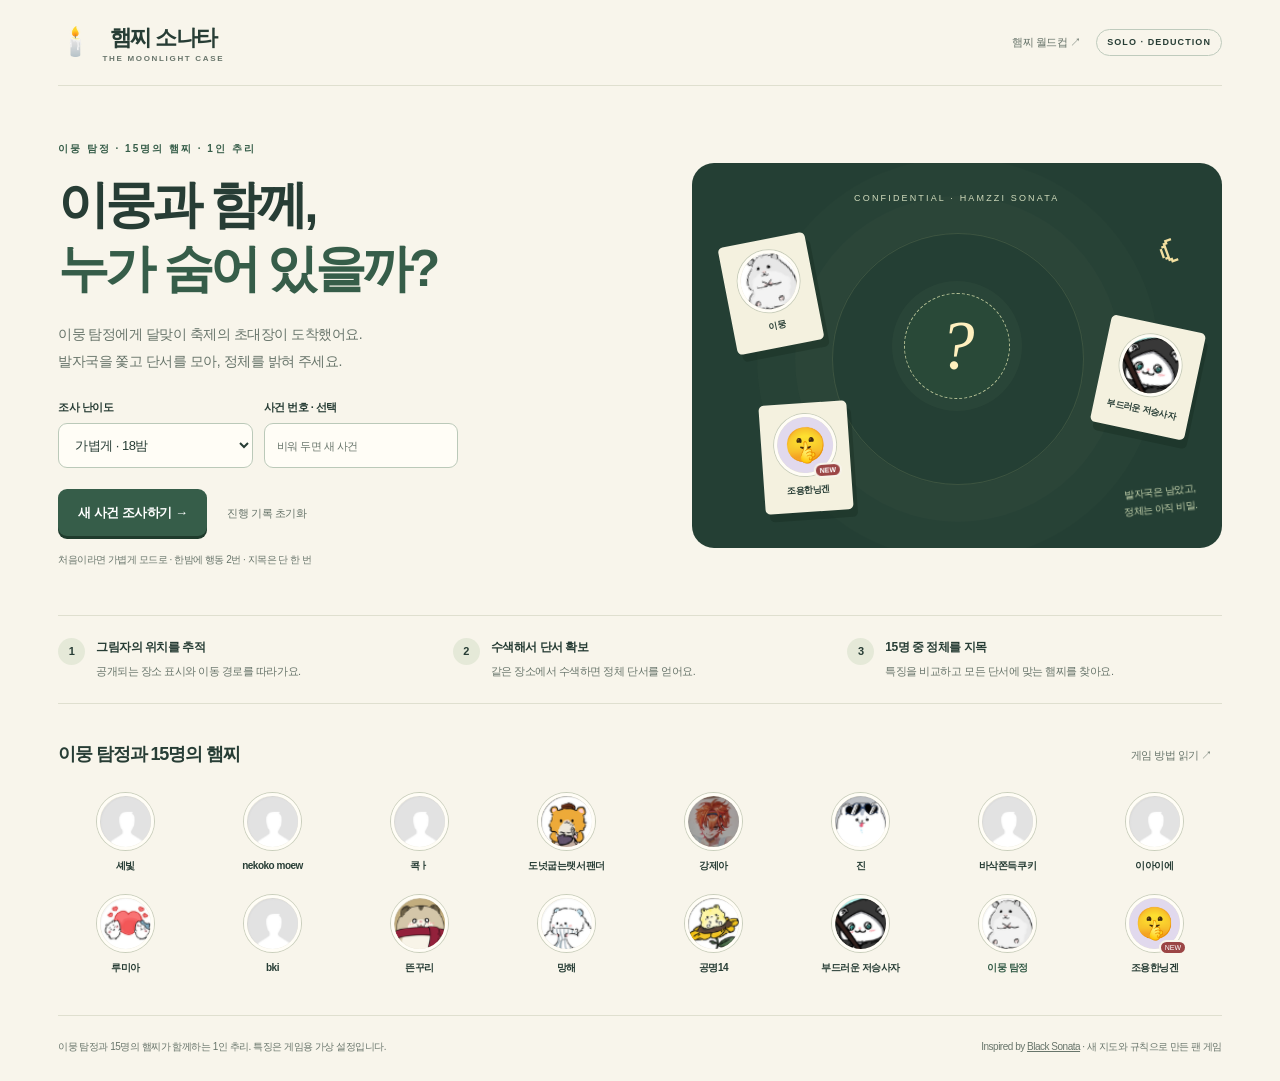
<file: sonata/index.html>
<!doctype html>
<!-- 햄찌 소나타 v2.0 — 2026-10-28. 이뭉 탐정과 15명, 숨은 이동, 조건 단서, 1인 추리.
Black Sonata의 숨은 이동과 정체 추리에서 착안. 지도·특징·단서·행동 규칙은 새로 구성.
검증: 단서 진실성/유일해/저장 재생/수색과 시간/승패, PC·모바일 실제 브라우저 확인.
후보 이름과 사진은 사용자 제공 자료. 네 가지 특징은 사건마다 배정하는 가상 설정. -->
<html lang="ko"><head>
<meta charset="utf-8">
<meta http-equiv="Content-Security-Policy" content="default-src 'none'; script-src 'self' 'unsafe-inline'; style-src 'unsafe-inline'; img-src data: blob:; connect-src 'none'; base-uri 'none'; form-action 'none'">
<meta name="viewport" content="width=device-width,initial-scale=1">
<meta name="theme-color" content="#f8f5eb">
<meta name="description" content="햄찌 소나타 — 이뭉 탐정과 함께 15명의 햄찌 중 그림자 술래를 추적하고, 단서로 정체를 밝혀내는 1인 추리 보드게임.">
<title>햄찌 소나타 · 달빛 아래의 추적</title>
<style>
:root{--paper:#f8f5eb;--white:#fffdf6;--ink:#273d35;--muted:#68756b;--green:#365d49;--deep:#243f34;--gold:#b28d39;--gold-light:#efe4be;--red:#9b4545;--line:#dfdfcf;--font:-apple-system,BlinkMacSystemFont,'Segoe UI','Malgun Gothic',sans-serif}*{box-sizing:border-box}body{margin:0;background:var(--paper);color:var(--ink);font:14px/1.65 var(--font);letter-spacing:-.035em;-webkit-font-smoothing:antialiased}button,input,select{font:inherit;color:inherit;letter-spacing:inherit}button{cursor:pointer;border:0}button:disabled{cursor:default;opacity:.45}button,a{-webkit-tap-highlight-color:transparent}button:focus-visible,a:focus-visible,input:focus-visible,select:focus-visible,summary:focus-visible{outline:3px solid #b58a2c;outline-offset:4px}h1,h2,h3,p{margin:0}a{color:inherit}button{background:none}svg{display:block}[hidden]{display:none!important}.shell{max-width:1240px;margin:auto;padding:0 38px}.skip{position:fixed;top:-80px;left:20px;background:var(--ink);color:#fff;padding:12px;z-index:90}.skip:focus{top:10px}.header{height:86px;display:flex;justify-content:space-between;align-items:center;gap:15px;border-bottom:1px solid var(--line)}.brand{display:flex;align-items:center;gap:11px;font-size:22px;font-weight:850;letter-spacing:-.07em;padding:7px 0}.brand-icon{font-size:28px}.brand small{display:block;font-size:8px;font-weight:650;letter-spacing:.21em;margin-top:-4px;color:var(--muted)}.header-right{display:flex;align-items:center;gap:16px}.header-right a{font-size:11px;text-decoration:none;color:var(--muted);min-height:44px;display:flex;align-items:center}.tag{font-size:9px;letter-spacing:.12em;border:1px solid #bfcbbd;padding:5px 10px;border-radius:30px;font-weight:750;white-space:nowrap}.footer{border-top:1px solid var(--line);padding:22px 0 25px;margin-top:28px;font-size:10px;color:var(--muted);display:flex;justify-content:space-between;gap:15px;line-height:1.8}.footer a{color:var(--muted)}.eyebrow{font-size:10px;font-weight:800;letter-spacing:.2em;color:var(--green);margin-bottom:15px}.hero{display:grid;grid-template-columns:1.1fr 1fr;gap:50px;padding:55px 0 45px;align-items:center}.hero h1{font-size:clamp(35px,4vw,52px);font-weight:850;line-height:1.25;letter-spacing:-.075em}.hero h1 em{color:var(--green);font-style:normal}.hero-description{font-size:14px;color:var(--muted);line-height:1.95;margin-top:20px;word-break:keep-all}.setup{display:flex;gap:11px;margin-top:23px;max-width:400px}.field{display:grid;gap:7px;flex:1;min-width:0}.field>span{font-size:11px;font-weight:750}.field input,.field select{min-width:0;width:100%;height:45px;padding:10px 12px;border:1px solid #bbc9b9;border-radius:9px;background:var(--white);font-size:13px}.field input::placeholder{color:var(--muted);font-size:11px}.actions{display:flex;gap:10px;flex-wrap:wrap;margin-top:21px}.primary,.secondary{display:inline-flex;align-items:center;justify-content:center;gap:9px;min-height:47px;padding:12px 20px;border-radius:9px;font-size:13px;font-weight:750}.primary{background:var(--green);color:#fff;box-shadow:0 3px 0 #1f3b2c}.primary:hover{background:#284a39}.secondary{background:var(--white);border:1px solid #becbb9}.secondary:hover{background:#ecefe1}.text-button{font-size:11px;color:var(--muted);padding:8px 10px;min-height:40px;border-radius:7px}.text-button:hover{background:#e9ecde}.fine{font-size:10px;color:var(--muted);line-height:1.85;margin-top:15px}.poster{position:relative;min-height:385px;background:var(--deep);border-radius:22px;overflow:hidden;padding:28px;isolation:isolate}.poster:before{content:'';position:absolute;width:250px;height:250px;border:1px solid #9fa87533;border-radius:50%;left:calc(50% - 125px);top:70px;box-shadow:0 0 0 37px #9fa87508,0 0 0 75px #9fa87506}.poster-title{color:#d2ddbe;font-size:9px;letter-spacing:.24em;text-align:center}.poster-moon{position:absolute;top:57px;right:45px;color:#f2dfa0;font-size:38px;transform:rotate(-20deg)}.poster-question{position:absolute;left:calc(50% - 53px);top:130px;width:106px;height:106px;display:grid;place-items:center;border:1px dashed #b3bf94;border-radius:50%;background:#294938;color:#fff0bf;font:italic 70px Georgia,serif;z-index:2;box-shadow:0 0 0 12px #e3edbc08}.poster-photo{position:absolute;transform:rotate(var(--tilt));background:#f4f1df;padding:11px 13px 14px;border-radius:5px;box-shadow:4px 8px 0 #12291c55;text-align:center;font-size:9px;font-weight:700}.poster-photo .avatar{--size:62px;--scale:1.2;margin-bottom:7px}.photo-0{left:35px;top:76px;--tilt:-11deg}.photo-1{right:26px;top:160px;--tilt:12deg}.photo-2{left:70px;bottom:36px;--tilt:-4deg}.poster-stamp{position:absolute;bottom:31px;right:26px;color:#c5d3ad;font-size:10px;line-height:1.7;text-align:right;transform:rotate(-6deg)}.instruction-strip{display:grid;grid-template-columns:repeat(3,1fr);gap:20px;border-top:1px solid var(--line);border-bottom:1px solid var(--line);padding:22px 0}.instruction{display:flex;align-items:flex-start;gap:11px}.instruction>b{display:grid;place-items:center;min-width:27px;height:27px;border-radius:50%;background:#e5e9d8;font-size:11px}.instruction strong{display:block;font-size:12px;margin-bottom:4px}.instruction p{font-size:11px;color:var(--muted);line-height:1.8}.home-roster{padding:31px 0 12px}.section-title{display:flex;align-items:center;justify-content:space-between;gap:10px;margin-bottom:18px}.section-title h2{font-size:18px;letter-spacing:-.06em}.section-title p{font-size:10px;color:var(--muted)}.portraits{display:grid;grid-template-columns:repeat(8,minmax(0,1fr));gap:22px 12px;list-style:none;margin:0;padding:0}.portraits li{text-align:center;min-width:0}.portrait-name{font-size:10px;line-height:1.5;margin-top:8px;font-weight:650;overflow-wrap:anywhere;word-break:keep-all}.avatar{--size:57px;--scale:1.06;display:block;position:relative;width:var(--size);height:var(--size);margin:auto;border-radius:50%;background:#e9e6d5}.avatar-ring{display:block;position:relative;width:100%;height:100%;overflow:hidden;border-radius:50%;border:3px solid var(--white);box-shadow:0 0 0 1px #c9cebc}.profile{position:absolute;width:49px;height:49px;top:50%;left:50%;transform:translate(-50%,-50%) scale(var(--scale));border-radius:50%;background-image:url('[data-uri]');background-size:849px 439px;background-repeat:no-repeat}.quiet{display:grid;place-items:center;border-radius:50%;width:100%;height:100%;font-size:calc(var(--size)*.55);background:#e1d9ed}.badge-new{position:absolute;right:-4px;bottom:-3px;background:var(--red);border:2px solid var(--paper);border-radius:9px;font-size:7px;line-height:1.3;color:white;letter-spacing:0;padding:1px 4px}
.game{padding:23px 0 5px}.game-top{display:flex;align-items:center;justify-content:space-between;gap:12px;margin-bottom:22px}.case-title h1{font-size:23px;letter-spacing:-.06em;line-height:1.3}.case-title p{font-size:10px;color:var(--muted);margin-top:5px}.game-top .controls{display:flex;gap:3px;flex-shrink:0}.game-grid{display:grid;grid-template-columns:minmax(0,1.5fr) minmax(290px,1fr);gap:23px;align-items:start}.map-panel{min-width:0}.status-row{display:flex;align-items:center;justify-content:space-between;gap:12px;margin-bottom:14px}.night-count{font-size:13px;font-weight:750}.night-count b{font-size:22px;letter-spacing:-.06em}.ap{display:flex;gap:5px;align-items:center;font-size:10px;color:var(--muted)}.ap-dot{width:15px;height:15px;border:1px solid var(--green);border-radius:50%;background:transparent}.ap-dot.filled{background:var(--green)}.map{position:relative;aspect-ratio:1.55;background:var(--deep);border:1px solid #21432e;border-radius:17px;overflow:hidden;isolation:isolate}.map:before{content:'';position:absolute;inset:0;background-image:radial-gradient(#9ab7851c .7px,transparent .7px);background-size:13px 13px}.map:after{content:'MOONLIGHT TOWN';position:absolute;bottom:8px;right:13px;font-size:7px;letter-spacing:.2em;color:#b8c99c77;pointer-events:none}.map-lines{position:absolute;inset:0;width:100%;height:100%;stroke:#b8c59460;stroke-width:.6;stroke-dasharray:1.1 1.4;fill:none;z-index:0;pointer-events:none}.map-node{position:absolute;left:calc(var(--x)*1%);top:calc(var(--y)*1%);transform:translate(-50%,-50%);width:86px;min-height:65px;padding:0;display:flex;flex-direction:column;align-items:center;justify-content:center;gap:6px;z-index:1;border-radius:9px}.node-icon{position:relative;display:grid;place-items:center;width:39px;height:39px;font-size:19px;border:1px solid #779265;border-radius:50%;background:#31533d;box-shadow:0 3px 0 #102b1a55}.node-name{font-size:9px;line-height:1.35;background:#20382bdd;color:#f5f6e4;padding:3px 5px;border-radius:4px;max-width:100%;white-space:nowrap}.map-node.neighbor .node-icon{border-color:#c5cb8b;background:#426344}.map-node.current .node-icon{background:#f2e6b7;border:2px solid #fff8d6;color:#273d35;box-shadow:0 0 0 5px #d5c88922}.map-node.current .node-name{color:#fff1a8;font-weight:750}.map-node.current:after{content:'🕵️ 나';position:absolute;top:-1px;right:15px;background:#fff4c7;color:#273d35;font-size:8px;font-weight:850;padding:1px 5px;border-radius:8px}.map-node.marked .node-icon{opacity:.3}.map-node.marked:before{content:'×';position:absolute;left:calc(50% - 10px);top:10px;color:#f0c3b0;z-index:3;font-size:25px;line-height:1}.map-node.hinted .node-icon{box-shadow:0 0 0 4px #e0cf6c77;border-color:#ffe99c}.map-node.revealed .node-icon:after{content:'🐹';position:absolute;right:-12px;top:-9px;background:#f7d3a6;border-radius:50%;border:1px solid #654525;font-size:18px;width:27px;height:27px;line-height:25px}.map-node:hover .node-icon{border-color:#fff2bf}.map-legend{display:flex;align-items:center;justify-content:space-between;gap:10px;font-size:9px;color:var(--muted);margin:10px 1px 0}.mode-group{display:flex;border:1px solid #c2cdb9;border-radius:6px;padding:2px;gap:2px}.mode-group button{font-size:9px;padding:5px 9px;min-height:28px;border-radius:4px}.mode-group .active{color:white;background:var(--green)}.trace-card{margin-top:14px;padding:15px 17px;display:flex;align-items:center;gap:14px;background:#eeeeda;border:1px solid #d6ddc1;border-radius:11px}.trace-icon{font-size:29px;line-height:1}.trace-card h2{font-size:12px}.trace-card p{font-size:11px;color:var(--muted);margin-top:4px;line-height:1.7}.board-actions{display:grid;grid-template-columns:1.4fr 1fr;gap:10px;margin-top:13px}.board-actions .primary,.board-actions .secondary{padding:11px 10px;font-size:12px;min-height:47px}.board-under{display:flex;justify-content:space-between;gap:6px;align-items:center;margin-top:7px}.board-under .text-button{font-size:10px}.hint-message{font-size:11px;line-height:1.8;color:#68571c;background:#f8edc9;border:1px solid #d7c88b;border-radius:8px;padding:10px 13px;margin-top:10px}.clue-panel{border:1px solid #d4d9c7;border-radius:15px;background:var(--white);overflow:hidden}.clue-heading{padding:18px 20px 14px;border-bottom:1px solid var(--line);display:flex;align-items:center;justify-content:space-between;gap:12px}.clue-heading h2{font-size:17px;letter-spacing:-.06em}.clue-count{font-size:10px;color:var(--muted)}.clues{list-style:none;margin:0;padding:15px 17px;display:grid;gap:10px}.clue{border:1px solid #dddcc5;border-radius:8px;background:#f6f2df;padding:12px 13px;position:relative}.clue>small{font-size:8px;letter-spacing:.14em;color:#8b7543;font-weight:750}.clue p{font-size:12px;font-weight:650;line-height:1.8;margin-top:5px;word-break:keep-all;overflow-wrap:anywhere}.empty-clues{text-align:center;padding:30px 21px;color:var(--muted)}.empty-clues .empty-icon{font-size:31px;margin-bottom:11px}.empty-clues h3{font-size:13px;color:var(--ink);margin-bottom:8px}.empty-clues p{font-size:11px;line-height:1.9;word-break:keep-all}.notebook-hint{font-size:10px;color:var(--muted);padding:0 20px 18px;line-height:1.85}.log{padding:0 20px 10px;border-top:1px solid var(--line)}.log summary{font-size:11px;font-weight:750;cursor:pointer;padding:12px 0}.log ol{list-style:none;margin:0;padding:0 0 5px}.log li{font-size:10px;color:var(--muted);padding:8px 0;border-top:1px solid #eeeee2;line-height:1.8}.log li b{color:var(--ink);font-size:9px;margin-right:7px}.suspect-section{margin-top:30px;scroll-margin-top:18px}.suspect-help{font-size:11px;color:var(--muted);line-height:1.8;margin-top:-8px;margin-bottom:17px}.suspects{display:grid;grid-template-columns:repeat(4,minmax(0,1fr));gap:13px}.suspect{position:relative;border:1px solid #cbd4c0;background:var(--white);border-radius:12px;overflow:hidden;min-width:0}.suspect.excluded{background:#eceee4;border-style:dashed}.suspect.excluded .suspect-select{opacity:.42}.suspect.selected{border:2px solid var(--green);box-shadow:0 0 0 2px #365d4912}.suspect-select{display:flex;align-items:center;flex-direction:column;padding:20px 12px 14px;width:100%;min-height:200px}.suspect-select .avatar{--size:53px;--scale:.98}.suspect-name{font-size:12px;font-weight:750;min-height:39px;display:flex;align-items:center;justify-content:center;line-height:1.45;word-break:keep-all;overflow-wrap:anywhere;margin:9px 0 8px}.trait-list{display:grid;grid-template-columns:1fr 1fr;gap:5px;width:100%;max-width:200px}.trait{font-size:9px;display:flex;align-items:center;justify-content:center;gap:4px;background:#f0f1e5;border-radius:5px;padding:4px 4px;min-height:25px;line-height:1.3}.trait i{font-style:normal;font-size:12px}.exclude-button{position:absolute;right:6px;top:5px;z-index:2;min-width:34px;min-height:34px;color:var(--muted);font-size:19px;border-radius:50%;background:#fffdf6c9}.exclude-button:hover{background:#eee5d7;color:var(--red)}.selected-banner{position:sticky;bottom:12px;display:flex;align-items:center;justify-content:space-between;gap:12px;background:var(--deep);color:white;border-radius:12px;padding:12px 17px;margin-top:18px;z-index:8;box-shadow:0 6px 25px #243f3433}.selected-banner p{font-size:12px;line-height:1.6}.selected-banner p small{display:block;font-size:9px;color:#c6d2b9}.selected-banner .primary{background:#e9dfb1;color:#273d35;min-height:41px;padding:10px 17px;box-shadow:0 2px 0 #c1b476;font-size:12px;flex-shrink:0}.selected-banner .secondary{font-size:11px;padding:8px 12px;min-height:38px}.last-chance{border:1px solid #c79877;background:#fff0d9;padding:15px 18px;border-radius:11px;margin:0 0 21px;font-size:12px;line-height:1.8;color:#75461e}.result-banner{display:flex;align-items:center;gap:25px;border:1px solid #bdc9a9;background:#edf0dc;padding:25px 27px;border-radius:16px;margin-bottom:25px}.result-banner .avatar{--size:87px;--scale:1.68;flex-shrink:0;margin:0}.result-banner h2{font-size:23px;line-height:1.4;letter-spacing:-.06em}.result-banner p{font-size:12px;color:var(--muted);margin-top:7px}.result-banner .result-text{flex:1}.result-banner .actions{margin-top:16px}.result-banner .primary,.result-banner .secondary{font-size:11px;padding:9px 15px;min-height:39px}.failed{background:#f6e7dc;border-color:#d7b6a3}.result-answer{font-size:11px;font-weight:700;margin-top:10px;color:var(--green)}.storage-warning{font-size:11px;color:#845724;background:#fff0d4;border:1px solid #d2ad76;padding:12px 15px;border-radius:8px;margin-top:15px}.toast{position:fixed;left:50%;bottom:22px;transform:translate(-50%,12px);opacity:0;pointer-events:none;max-width:calc(100% - 30px);background:var(--ink);color:white;padding:12px 18px;border-radius:10px;font-size:12px;z-index:40;box-shadow:0 5px 25px #18261b33;transition:opacity .15s,transform .15s}.toast.visible{opacity:1;transform:translate(-50%,0)}dialog{max-width:min(470px,calc(100% - 30px));padding:27px;border:1px solid #bac7af;border-radius:17px;color:var(--ink);background:var(--paper);box-shadow:0 20px 90px #16271d55}dialog::backdrop{background:#14291e88}dialog h2{font-size:22px;line-height:1.45;letter-spacing:-.06em}dialog p,dialog li{font-size:12px;color:var(--muted);line-height:1.9;margin-top:12px}dialog ol{padding-left:21px;margin:15px 0 0}dialog strong{color:var(--ink)}dialog .actions{justify-content:flex-end}dialog .avatar{margin:20px auto 12px;--size:80px;--scale:1.52}.dialog-name{text-align:center;font-size:20px;font-weight:800}.case-input{margin-top:15px;width:100%;padding:12px;min-height:44px;background:white;border:1px solid #bac7af;border-radius:8px;font-size:12px}.fade{animation:enter .2s ease both}@keyframes enter{from{opacity:.5;transform:translateY(5px)}to{opacity:1;transform:translateY(0)}}
@media(max-width:1000px){.shell{padding:0 25px}.hero{gap:30px}.hero h1{font-size:42px}.game-grid{grid-template-columns:minmax(0,1.3fr) minmax(270px,1fr);gap:18px}.map{aspect-ratio:1.25}.map-node{width:75px}.node-name{font-size:8px}.suspects{gap:10px}.suspect-select{padding:18px 9px 13px}.trait{font-size:8px}}
@media(max-width:760px){.game-grid{grid-template-columns:1fr;gap:23px}.map{aspect-ratio:1.55}.map-node{width:86px}.node-name{font-size:9px}.clue-panel{width:100%}.clues{grid-template-columns:1fr 1fr}.empty-clues{padding:23px}.suspects{grid-template-columns:repeat(4,minmax(0,1fr));gap:9px}.trait-list{grid-template-columns:1fr}.suspect-select{min-height:245px;padding:17px 8px 13px}.hero{grid-template-columns:1fr 1fr;gap:23px}.hero h1{font-size:35px}.poster{min-height:340px;padding:21px}.poster-photo{padding:8px}.poster-photo .avatar{--size:48px;--scale:.91}.photo-0{left:20px;top:77px}.photo-1{right:15px;top:160px}.photo-2{left:36px;bottom:30px}.poster-question{width:80px;height:80px;left:calc(50% - 40px);top:140px;font-size:55px}.poster-stamp{font-size:8px;right:15px}.poster-moon{right:18px;top:51px;font-size:29px}.hero-description{font-size:12px}.portraits{grid-template-columns:repeat(8,minmax(0,1fr));gap:19px 9px}.portraits .avatar{--size:46px;--scale:.86}.portrait-name{font-size:9px}.instruction-strip{gap:15px}.instruction{gap:8px}.instruction strong{font-size:11px}.instruction p{font-size:10px}.instruction>b{min-width:23px;height:23px;font-size:10px}}
@media(max-width:540px){.shell{padding:0 18px}.header{height:73px}.brand{font-size:20px;gap:8px}.brand-icon{font-size:25px}.brand small{font-size:7px}.header-right{gap:9px}.header-right a{font-size:10px}.tag{font-size:8px;padding:4px 7px}.hero{grid-template-columns:1fr;padding:32px 0;gap:27px}.hero h1{font-size:38px}.eyebrow{font-size:9px;margin-bottom:12px}.hero-description{margin-top:15px;font-size:13px}.setup{max-width:100%;margin-top:22px}.poster{min-height:285px;max-width:380px;width:100%;margin:auto}.poster-question{top:104px}.poster:before{width:180px;height:180px;left:calc(50% - 90px);top:69px}.photo-0{left:31px;top:56px}.photo-1{right:27px;top:115px}.photo-2{left:75px;bottom:20px}.poster-stamp{bottom:24px;right:25px}.poster-photo .avatar{--size:51px;--scale:.96}.hero .actions .primary{flex:1}.instruction-strip{grid-template-columns:1fr;gap:17px;padding:20px 0}.instruction p{font-size:11px}.instruction strong{font-size:12px}.instruction>b{min-width:27px;height:27px}.portraits{grid-template-columns:repeat(4,minmax(0,1fr));gap:22px 10px}.portraits .avatar{--size:57px;--scale:1.06}.portrait-name{font-size:10px}.home-roster{padding-top:25px}.section-title h2{font-size:17px}.section-title p{font-size:9px}.footer{flex-direction:column;gap:7px;font-size:9px;margin-top:25px}.game{padding-top:19px}.game-top{align-items:flex-start;flex-wrap:wrap;margin-bottom:20px}.case-title h1{font-size:20px}.game-top .text-button{font-size:10px;padding:5px 7px;min-height:35px}.case-title p{font-size:9px}.night-count{font-size:11px}.night-count b{font-size:21px}.status-row{margin-bottom:12px}.map{width:100%;aspect-ratio:1.12;min-height:0;border-radius:13px}.map-node{width:73px;gap:5px;min-height:64px}.node-icon{width:36px;height:36px;font-size:18px}.node-name{font-size:8px;padding:3px 4px}.map-node.current:after{right:10px;top:0}.map-legend{font-size:8px;gap:7px}.mode-group button{font-size:8px;padding:5px 7px}.trace-card{padding:12px 13px;gap:10px;margin-top:12px}.trace-card h2{font-size:11px}.trace-card p{font-size:10px}.trace-icon{font-size:27px}.board-actions{gap:9px}.board-actions .primary,.board-actions .secondary{font-size:11px}.board-under .text-button{font-size:9px;padding:7px}.clue-heading{padding:15px 16px 12px}.clue-heading h2{font-size:16px}.clues{padding:13px;gap:9px;grid-template-columns:1fr}.clue{padding:10px 12px}.clue p{font-size:11px}.notebook-hint{font-size:9px;padding:0 16px 14px}.log{padding:0 16px 8px}.suspect-section{margin-top:25px}.suspect-help{font-size:10px}.suspects{grid-template-columns:1fr 1fr;gap:10px}.suspect-select{padding:17px 9px 12px;min-height:202px}.trait-list{grid-template-columns:1fr 1fr;gap:4px}.trait{font-size:8px;gap:3px;padding:4px 2px}.trait i{font-size:11px}.suspect-name{font-size:11px;margin-top:8px}.suspect-select .avatar{--size:49px;--scale:.91}.selected-banner{padding:11px 12px;gap:8px;bottom:9px}.selected-banner p{font-size:11px}.selected-banner p small{font-size:8px}.selected-banner .primary{font-size:11px;padding:9px 13px}.result-banner{padding:20px 16px;gap:15px;align-items:flex-start}.result-banner .avatar{--size:65px;--scale:1.22;margin-top:8px}.result-banner h2{font-size:20px}.result-banner p{font-size:11px}.result-banner .actions{gap:7px;margin-top:12px}.result-banner .primary,.result-banner .secondary{font-size:10px;padding:8px 11px}.last-chance{font-size:11px;padding:12px 14px}}
@media(max-width:350px){.shell{padding:0 13px}.header-right .tag{display:none}.header-right{gap:6px}.brand{font-size:18px}.map-node{width:65px}.node-name{font-size:8px}.trait{font-size:8px}.hero h1{font-size:34px}.result-banner{gap:12px}.result-banner .avatar{--size:53px;--scale:.98}}
.intro{display:grid;grid-template-columns:minmax(240px,.8fr) minmax(0,1.2fr);gap:42px;max-width:940px;margin:auto;padding:55px 0 48px;align-items:center}.intro h1{font-size:clamp(27px,3.2vw,38px);line-height:1.35;letter-spacing:-.07em;word-break:keep-all}.intro-meta{font-size:11px;color:var(--muted);margin-top:11px}.intro-story{margin-top:24px}.intro-story p{font-size:14px;line-height:1.95;word-break:keep-all}.intro-story p+p{margin-top:16px}.intro-story strong{color:var(--green)}.intro .actions{margin-top:27px}.invitation-art{position:relative;display:grid;place-items:center;min-height:330px;border-radius:20px;background:var(--deep);overflow:hidden;isolation:isolate}.invitation-art:before{content:'';position:absolute;width:230px;height:230px;border:1px solid #b8c99c44;border-radius:50%;box-shadow:0 0 0 28px #b8c99c0a}.invitation-moon{position:absolute;right:27px;top:19px;font:45px Georgia,serif;color:#eee0a5;transform:rotate(-15deg)}.invitation-envelope{position:relative;width:190px;height:133px;background:#ddd2aa;border:1px solid #c5b681;border-radius:7px;transform:rotate(-7deg);box-shadow:8px 11px 0 #142c2055}.invitation-envelope:before{content:'';position:absolute;inset:0;background:#efe5c3;clip-path:polygon(0 0,50% 60%,100% 0);border-radius:6px}.invitation-envelope:after{content:'';position:absolute;inset:0;background:#e9dfb9;clip-path:polygon(0 100%,0 25%,50% 73%,100% 25%,100% 100%);border-radius:6px}.invitation-seal{position:absolute;left:calc(50% - 21px);top:57px;z-index:1;display:grid;place-items:center;width:42px;height:42px;border:2px solid #a5b383;border-radius:50%;background:var(--green);color:#f8edbc;font:25px Georgia,serif}.invitation-lantern{position:absolute;left:28px;top:22px;font-size:34px;filter:saturate(.65)}.invitation-caption{position:absolute;bottom:25px;left:0;right:0;text-align:center;color:#d6dfc3;font-size:10px;letter-spacing:.12em}
@media(max-width:760px){.intro{gap:26px;padding-top:38px}.intro-story p{font-size:13px}.invitation-art{min-height:300px}.intro .actions{gap:8px}.intro .primary{padding:12px 15px}}
@media(max-width:540px){.intro{grid-template-columns:1fr;gap:26px;padding:30px 0}.invitation-art{min-height:215px;max-width:380px;width:100%;margin:auto}.invitation-art:before{width:170px;height:170px}.invitation-envelope{width:160px;height:112px}.invitation-seal{top:45px}.invitation-moon{font-size:35px;top:12px}.invitation-lantern{top:14px;font-size:29px}.invitation-caption{bottom:13px;font-size:9px}.intro h1{font-size:29px}.intro-story{margin-top:20px}.intro-story p{font-size:13px}.intro .actions .primary{flex:1}}
.invitation-detective{position:absolute;right:22px;bottom:45px;background:var(--white);padding:9px 10px 7px;border-radius:7px;box-shadow:3px 4px 0 #152d2155;transform:rotate(7deg);text-align:center;font-size:10px;font-weight:750}.invitation-detective .avatar{--size:48px;--scale:.9;margin-bottom:6px}.map-node.current.detective-current:after{content:none}.map-player{position:absolute;left:calc(50% + 22px);top:3px;display:flex;flex-direction:column;align-items:center;gap:2px;background:#fff4c7;color:var(--ink);border:1px solid #b7b78c;border-radius:12px;padding:2px;font-size:8px;font-weight:850;line-height:1.2;z-index:4}.map-player .avatar{--size:20px;--scale:.38;margin:0}.map-player .avatar-ring{border-width:1px}.map-node[data-id='3'] .map-player,.map-node[data-id='7'] .map-player,.map-node[data-id='11'] .map-player{left:auto;right:calc(50% + 22px)}.protagonist-name{color:var(--green);font-weight:850}@media(max-width:540px){.invitation-detective{right:17px;bottom:33px;padding:7px 8px 5px;font-size:9px}.invitation-detective .avatar{--size:39px;--scale:.73;margin-bottom:5px}}
.game-top{flex-wrap:wrap}.game-top .controls{flex-wrap:wrap;justify-content:flex-end;max-width:100%}@media(max-width:540px){.intro .actions .text-button{flex-basis:100%;text-align:left;padding-left:0}}.last-chance{scroll-margin-top:20px}.last-chance:focus{outline:3px solid #b58a2c;outline-offset:4px}
@media(prefers-reduced-motion:reduce){.fade{animation:none}.toast{transition:none}}
</style></head><body>
<a class="skip" href="#main">게임으로 바로 가기</a>
<div class="shell"><header class="header"><button class="brand" id="home"><span class="brand-icon" aria-hidden="true">🕯️</span><span>햄찌 소나타<small>THE MOONLIGHT CASE</small></span></button><div class="header-right"><a href="../">햄찌 월드컵 ↗</a><span class="tag">SOLO · DEDUCTION</span></div></header>
<main id="main" tabindex="-1"></main><div id="storage-warning" class="storage-warning" role="status" hidden>진행 기록을 저장할 수 없어요. 이 페이지를 닫거나 새로고침하면 진행 상황이 사라집니다.</div>
<footer class="footer"><p>이뭉 탐정과 15명의 햄찌가 함께하는 1인 추리. 특징은 게임용 가상 설정입니다.</p><span>Inspired by <a href="https://sideroomgames.com/product/black-sonata/" target="_blank" rel="noopener noreferrer">Black Sonata</a> · 새 지도와 규칙으로 만든 팬 게임</span></footer></div>
<div id="toast" class="toast" role="status" aria-live="polite"></div>
<dialog id="rules" aria-labelledby="rules-title"><h2 id="rules-title">달빛 아래의 추적</h2><p id="rules-context">이뭉이 탐정을 맡고, 나머지 15명 중 한 햄찌가 그림자 술래를 맡아요.</p><p><strong>위치를 추적해 수색하고, 얻은 단서를 조합해 정체를 지목</strong>하세요.</p><ol><li><strong>한밤에 행동 2번.</strong> 길로 연결된 장소로 이동하거나, 지금 있는 곳을 수색하세요. 행동을 모두 쓰면 그림자가 인접한 곳으로 한 칸 이동해요.</li><li><strong>흔적은 장소의 종류.</strong> 🌲·💧·🏠·⭐ 중 현재 그림자가 있는 장소의 표시가 공개돼요. 지난 흔적은 수사 기록에서 확인할 수 있어요.</li><li><strong>수색 성공 = 정체 단서.</strong> 같은 장소에 있으면 단서 한 장을 얻어요. 그림자는 즉시 두 칸 떨어진 곳으로 도망가며, 그 밤이 끝날 때는 추가로 움직이지 않아요.</li><li><strong>모든 단서를 동시에 만족하는 햄찌.</strong> 특징을 비교하며 후보를 제외하세요. 사건마다 최대 4장의 단서가 준비돼 있어요. 준비된 단서를 모두 모으면 정답이 한 명만 남아요.</li><li><strong>지목은 한 번.</strong> 틀리면 사건이 끝나요. 마지막 밤이 지나도 마지막 지목 한 번은 할 수 있어요.</li></ol><div class="actions"><button class="primary" data-dialog-close="rules">알겠어요</button></div></dialog>
<dialog id="confirm" aria-labelledby="confirm-title"><h2 id="confirm-title"></h2><div id="confirm-body"></div><div class="actions"><button class="secondary" id="cancel-confirm">계속 조사하기</button><button class="primary" id="accept-confirm">확인</button></div></dialog>
<dialog id="share" aria-labelledby="share-title"><h2 id="share-title">같은 사건에 도전하기</h2><p>사건 번호와 링크를 친구에게 보내면 같은 지도·특징·단서에 도전할 수 있어요.</p><input id="share-link" class="case-input" readonly aria-label="사건 공유 링크"><div class="actions"><button class="secondary" data-dialog-close="share">닫기</button><button class="primary" id="copy-share">링크 복사</button></div></dialog>
<noscript><p style="padding:30px;text-align:center">게임을 즐기려면 JavaScript가 필요해요.</p></noscript>
<script src="engine.js?v=2"></script>
<script>
'use strict';
(()=>{
const E=globalThis.SonataEngine,main=document.getElementById('main'),KEY='hamzzi-sonata-v1';
if(!E){main.textContent='게임을 불러오지 못했어요. 잠시 후 새로고침해 주세요.';return;}
const byId=new Map(E.CANDIDATES.map(c=>[c.id,c]));
let game=null,screen='home',mode='move',selected=null,notes={people:[],places:[]},pending=null,returnFocus=null,lastAction=0,toastTimer=null,shareCase=null,introPending=false;
function el(tag,cls,text){const n=document.createElement(tag);if(cls)n.className=cls;if(text!==undefined)n.textContent=text;return n;}
function btn(text,cls,action){const n=el('button',cls,text);n.type='button';n.dataset.action=action;return n;}
function heading(text){const h=el('h1','',text);h.tabIndex=-1;return h;}
function titleFocus(){main.querySelector('h1')?.focus({preventScroll:true});}
function avatar(c){const a=el('span','avatar');a.setAttribute('aria-hidden','true');const ring=el('span','avatar-ring');if(c.quiet)ring.append(el('span','quiet','🤫'));else{const p=el('span','profile');p.style.backgroundPosition=`-${c.x}px -${c.y}px`;ring.append(p);}a.append(ring);if(c.quiet)a.append(el('span','badge-new','NEW'));return a;}
function traits(c){const value=game.traitsById[c.id];const list=el('span','trait-list');E.TRAITS.forEach((t,i)=>{const bit=(value>>i)&1;const s=el('span','trait');s.title=`${t.name}: ${t.values[bit]}`;s.append(el('i','',t.icons[bit]),document.createTextNode(t.values[bit]));list.append(s);});return list;}
function notice(text){const n=document.getElementById('toast');clearTimeout(toastTimer);n.textContent=text;n.classList.add('visible');toastTimer=setTimeout(()=>n.classList.remove('visible'),2800);}
function randomSeed(){const data=new Uint32Array(1);crypto.getRandomValues(data);return data[0]||1;}
function save(){try{localStorage.setItem(KEY,JSON.stringify({version:1,cup:{v:game.v,seed:game.seed,difficulty:game.difficulty,actions:game.actions},notes,selected,introPending}));document.getElementById('storage-warning').hidden=true;}catch{const warning=document.getElementById('storage-warning');warning.textContent='진행 기록을 저장할 수 없어요. 이 페이지를 닫거나 새로고침하면 진행 상황이 사라집니다.';warning.hidden=false;}}
function load(){try{const raw=localStorage.getItem(KEY);if(!raw)return;const saved=JSON.parse(raw);if(saved.version!==1)throw Error('version');game=E.restore(saved.cup);const allowed=new Set(E.getSuspects(game).map(c=>c.id));introPending=saved.introPending===true&&game.status==='playing'&&game.actions.length===0;notes={people:Array.isArray(saved.notes?.people)?saved.notes.people.filter(x=>allowed.has(x)):[],places:Array.isArray(saved.notes?.places)?saved.notes.places.filter(x=>Number.isInteger(x)&&x>=0&&x<12):[]};selected=allowed.has(saved.selected)?saved.selected:null;}catch{game=null;introPending=false;notes={people:[],places:[]};}}
function levelName(value){return {easy:'가볍게 · 18밤',normal:'보통 · 14밤',hard:'도전 · 11밤'}[value]||value;}
function maxNights(){return {easy:18,normal:14,hard:11}[game.difficulty];}
function isDone(){return game&&['won','lost'].includes(game.status);}
function openDialog(id){returnFocus=document.activeElement;document.getElementById(id).showModal();}
function showRules(){const legacy=(screen==='home'?shareCase?.rules:game?.v)===1;document.getElementById('rules-title').textContent=legacy?'달빛 아래의 추적 · 이전 규칙':'이뭉 탐정의 달빛 추적';document.getElementById('rules-context').textContent=legacy?'이전 규칙 사건에서는 16명 모두가 추리 후보이며, 당신이 탐정이에요. 저장된 사건과 공유 링크는 원래 규칙을 유지해요.':'이뭉이 탐정을 맡고, 나머지 15명 중 한 햄찌가 그림자 술래를 맡아요. 이뭉과 함께 축제의 마지막 등불을 켜 주세요.';openDialog('rules');}
function confirm(title,body,accept,callback){document.getElementById('confirm-title').textContent=title;document.getElementById('confirm-body').replaceChildren(...body);document.getElementById('accept-confirm').textContent=accept;pending=callback;openDialog('confirm');}
function start(seed,difficulty,rules=shareCase?.rules||2){game=E.create(seed,difficulty,rules);mode='move';selected=null;notes={people:[],places:[]};shareCase=null;introPending=true;try{history.replaceState(null,'',window.location.pathname);}catch{}save();renderIntro();titleFocus();window.scrollTo({top:0,behavior:'instant'});}
function enterGame(){if(!game)return;introPending=false;save();renderGame();titleFocus();window.scrollTo({top:0,behavior:'instant'});}
function requestReset(){confirm('진행 기록을 초기화할까요?',[el('p','','현재 사건과 후보·지도 메모, 선택한 햄찌, 초대장을 읽은 상태를 모두 삭제해요. 초기화한 기록은 되돌릴 수 없어요.')],'진행 기록 초기화',resetProgress);}
function resetProgress(){try{localStorage.removeItem(KEY);}catch{const message='진행 기록을 삭제하지 못했어요. 현재 사건은 유지했으며, 새로고침하면 이전 기록이 다시 나타날 수 있어요.',warning=document.getElementById('storage-warning');warning.textContent=message;warning.hidden=false;notice(message);return;}game=null;notes={people:[],places:[]};selected=null;introPending=false;shareCase=null;mode='move';lastAction=0;try{history.replaceState(null,'',window.location.pathname+window.location.search);}catch{}document.getElementById('storage-warning').hidden=true;renderHome();titleFocus();window.scrollTo({top:0,behavior:'instant'});notice('진행 기록을 초기화했어요.');}
function renderIntro(){screen='intro';main.replaceChildren();const legacy=game.v===1,section=el('section','intro fade'),art=el('div','invitation-art');art.setAttribute('aria-hidden','true');const envelope=el('div','invitation-envelope');envelope.append(el('span','invitation-seal','☾'));art.append(el('span','invitation-moon','☾'),el('span','invitation-lantern','🏮'),envelope,el('span','invitation-caption',legacy?'달맞이 축제에 당신을 초대합니다':'이뭉 탐정에게 · 달맞이 축제 초대장'));if(!legacy){const detective=el('div','invitation-detective');detective.append(avatar(byId.get(E.PROTAGONIST_ID)),el('span','','이뭉 탐정'));art.append(detective);}const content=el('div');content.append(el('p','eyebrow','A LETTER FROM MOONLIGHT TOWN'),heading(legacy?'달빛 마을의 초대장':'이뭉에게 온 초대장'),el('p','intro-meta',`사건 #${game.seed} · ${levelName(game.difficulty)}${legacy?' · 이전 규칙 사건':''}`));const story=el('div','intro-story');story.append(el('p','',legacy?'달맞이 축제를 앞둔 마을에 마지막 등불 하나가 아직 꺼져 있어요. 초대장 속에는 이름 없는 쪽지가 들어 있었어요. “나를 찾으면, 마지막 등불을 켜 줄게.”':'달맞이 축제를 앞둔 마을에 마지막 등불 하나가 아직 꺼져 있어요. 이뭉에게 온 초대장에는 이름 없는 쪽지가 들어 있었어요. “나를 찾으면, 마지막 등불을 켜 줄게.”'),el('p','',legacy?'16명의 햄찌 중 누군가가 이번 축제의 그림자 술래를 맡았어요. 술래는 마을 곳곳을 옮겨 다니며, 탐정인 당신이 따라올 수 있도록 흔적을 남기고 있어요.':'탐정이 된 이뭉은 초대장을 들고 마을로 향해요. 나머지 15명의 햄찌 중 누군가가 그림자 술래를 맡아, 이뭉이 따라올 수 있도록 마을 곳곳에 흔적을 남기고 있어요.'));const last=el('p');last.append(document.createTextNode('축제까지 남은 시간은 '),el('strong','',`${maxNights()}밤`),document.createTextNode(legacy?'. 흔적을 쫓아 단서를 모으고, 그림자 술래의 정체를 추리해 주세요. 정체를 지목할 기회는 한 번뿐이에요.':'. 이뭉과 함께 흔적을 쫓아 단서를 모으고, 그림자 술래의 정체를 추리해 주세요. 정체를 지목할 기회는 한 번뿐이에요.'));story.append(last);const actions=el('div','actions');actions.append(btn('편지를 접고 출발하기 →','primary','enter-game'),btn('건너뛰기','secondary','enter-game'),btn('진행 기록 초기화','text-button','reset'));content.append(story,actions);section.append(art,content);main.append(section);}
function requestStart(){const seedInput=document.getElementById('seed');const raw=seedInput?.value.trim()||'';if(raw&&!/^\d{1,10}$/.test(raw)){notice('사건 번호는 1~4294967295 사이의 숫자로 입력해 주세요.');seedInput.focus();return;}const seed=raw?Number(raw):randomSeed();if(!Number.isInteger(seed)||seed<1||seed>4294967295){notice('사건 번호 범위를 확인해 주세요.');seedInput?.focus();return;}const level=document.getElementById('difficulty')?.value||'normal',rules=shareCase?.rules||2;if(game&&!isDone()&&(game.actions.length||notes.people.length||notes.places.length||selected||introPending)){confirm('새 사건을 시작할까요?',[el('p','','현재 사건의 진행 기록은 새 사건으로 바뀌어요.')],'새 사건 시작',()=>start(seed,level,rules));}else start(seed,level,rules);}
function renderHome(){screen='home';const legacy=shareCase?.rules===1,count=E.getSuspects(shareCase?.rules||2).length;main.replaceChildren();const hero=el('section','hero fade');const intro=el('div');intro.append(el('p','eyebrow',legacy?'A SOLO MYSTERY · 16 HAMZZIS':'이뭉 탐정 · 15명의 햄찌 · 1인 추리'));const h=heading(legacy?'달빛 아래,':'이뭉과 함께,');h.append(document.createElement('br'),el('em','','누가 숨어 있을까?'));intro.append(h);const description=el('p','hero-description',legacy?'햄찌 한 명이 마을의 그림자 속에 숨었어요.':'이뭉 탐정에게 달맞이 축제의 초대장이 도착했어요.');description.append(document.createElement('br'),document.createTextNode('발자국을 쫓고 단서를 모아, 정체를 밝혀 주세요.'));intro.append(description);
const setup=el('div','setup');const levelLabel=el('label','field');levelLabel.append(el('span','','조사 난이도'));const level=el('select');level.id='difficulty';for(const key of ['easy','normal','hard']){const option=el('option','',levelName(key));option.value=key;level.append(option);}level.value=shareCase?.level||'easy';levelLabel.append(level);const seedLabel=el('label','field');seedLabel.append(el('span','','사건 번호 · 선택'));const seed=el('input');seed.id='seed';seed.inputMode='numeric';seed.maxLength=10;seed.placeholder='비워 두면 새 사건';if(shareCase)seed.value=String(shareCase.seed);seedLabel.append(seed);setup.append(levelLabel,seedLabel);intro.append(setup);
const actions=el('div','actions');actions.append(btn('새 사건 조사하기 →','primary','start'));if(game)actions.append(btn(isDone()?'지난 사건 보기':'이어서 조사하기','secondary','resume'));actions.append(btn('진행 기록 초기화','text-button','reset'));intro.append(actions,el('p','fine','처음이라면 가볍게 모드로 · 한밤에 행동 2번 · 지목은 단 한 번'));
if(shareCase)intro.append(el('p','fine',`공유받은 사건 #${shareCase.seed}가 준비됐어요.${legacy?' 이전 규칙 사건 · 추리 후보 16명':''}`));const poster=el('div','poster');poster.setAttribute('aria-hidden','true');poster.append(el('p','poster-title','CONFIDENTIAL · HAMZZI SONATA'),el('span','poster-moon','☾'),el('span','poster-question','?'));(legacy?[3,13,15]:[14,13,15]).forEach((index,i)=>{const c=E.CANDIDATES[index],p=el('div',`poster-photo photo-${i}`);p.append(avatar(c),el('span','',c.name));poster.append(p);});const stamp=el('p','poster-stamp','발자국은 남았고,');stamp.append(document.createElement('br'),document.createTextNode('정체는 아직 비밀.'));poster.append(stamp);hero.append(intro,poster);main.append(hero);
const strip=el('section','instruction-strip');[['1','그림자의 위치를 추적','공개되는 장소 표시와 이동 경로를 따라가요.'],['2','수색해서 단서 확보','같은 장소에서 수색하면 정체 단서를 얻어요.'],['3',`${count}명 중 정체를 지목`,'특징을 비교하고 모든 단서에 맞는 햄찌를 찾아요.']].forEach(([num,name,desc])=>{const item=el('div','instruction'),text=el('div');text.append(el('strong','',name),el('p','',desc));item.append(el('b','',num),text);strip.append(item);});main.append(strip);
const section=el('section','home-roster'),top=el('div','section-title');top.append(el('h2','',legacy?'이전 이야기의 16명':'이뭉 탐정과 15명의 햄찌'),btn('게임 방법 읽기 ↗','text-button','rules'));section.append(top);const roster=el('ul','portraits');E.CANDIDATES.forEach(c=>{const item=el('li');item.append(avatar(c),el('p','portrait-name'+(!legacy&&c.id===E.PROTAGONIST_ID?' protagonist-name':''),!legacy&&c.id===E.PROTAGONIST_ID?'이뭉 탐정':c.name));roster.append(item);});section.append(roster);main.append(section);}
function currentMark(){return E.MARKS[E.NODES[game.targetPos].mark];}
function mapBoard(){const board=el('div','map');board.setAttribute('aria-label','달빛 마을 지도. 장소를 선택해 이동하거나 메모하세요.');const ns='http://www.w3.org/2000/svg',lines=document.createElementNS(ns,'svg');lines.setAttribute('viewBox','0 0 100 100');lines.setAttribute('preserveAspectRatio','none');lines.classList.add('map-lines');lines.setAttribute('aria-hidden','true');E.EDGES.forEach(([a,b])=>{const line=document.createElementNS(ns,'line');line.setAttribute('x1',E.NODES[a].x);line.setAttribute('y1',E.NODES[a].y);line.setAttribute('x2',E.NODES[b].x);line.setAttribute('y2',E.NODES[b].y);lines.append(line);});board.append(lines);
const neighbors=E.EDGES.flatMap(([a,b])=>a===game.player?[b]:b===game.player?[a]:[]);E.NODES.forEach(n=>{const current=n.id===game.player;const mark=E.MARKS[n.mark];const node=btn('','map-node'+(current?' current'+(game.v===2?' detective-current':''):'')+(neighbors.includes(n.id)?' neighbor':'')+(notes.places.includes(n.id)?' marked':'')+(game.hintPositions?.includes(n.id)?' hinted':'')+(isDone()&&game.targetPos===n.id?' revealed':''),'place');node.dataset.id=String(n.id);node.style.setProperty('--x',n.x);node.style.setProperty('--y',n.y);node.setAttribute('aria-label',`${n.name}, ${mark.name}${current?(game.v===2?', 이뭉 탐정의 현재 위치':', 현재 내 위치'):neighbors.includes(n.id)?', 이동 가능':''}${notes.places.includes(n.id)?', 제외 표시':''}`);if(current)node.setAttribute('aria-current','location');node.append(el('span','node-icon',mark.icon),el('span','node-name',n.name));if(current&&game.v===2){const player=el('span','map-player');player.setAttribute('aria-hidden','true');player.append(avatar(byId.get(E.PROTAGONIST_ID)),el('span','','이뭉'));node.append(player);}board.append(node);});return board;}
function renderGame(){const focused=document.activeElement?.dataset?{...document.activeElement.dataset}:{};const scrollPosition=window.scrollY;screen='game';main.replaceChildren();const section=el('section','game');const top=el('div','game-top'),caseTitle=el('div','case-title');caseTitle.append(heading(game.v===1?'달빛 마을의 그림자':'이뭉의 달빛 마을 수사'),el('p','',`사건 #${game.seed} · ${levelName(game.difficulty)}${game.v===1?' · 이전 규칙 사건':''}`));const controls=el('div','controls');controls.append(btn('방법','text-button','rules'),btn('사건 공유','text-button','share'),btn('처음으로','text-button','home'),btn('진행 기록 초기화','text-button','reset'));top.append(caseTitle,controls);section.append(top);
if(isDone())section.append(resultBanner());if(game.status==='last-chance'){const lastChance=el('div','last-chance','마지막 밤이 지났어요. 이동과 수색은 끝났지만, 마지막 지목 한 번은 남아 있어요. 아래 후보에서 정체를 골라 주세요.');lastChance.tabIndex=-1;section.append(lastChance);}
const grid=el('div','game-grid'),left=el('section','map-panel'),status=el('div','status-row'),night=el('p','night-count');night.append(document.createTextNode('☾ '),el('b','',String(Math.min(game.night,maxNights()))),document.createTextNode(` / ${maxNights()}번째 밤`));const ap=el('div','ap');ap.setAttribute('aria-label',`남은 행동 ${game.ap}회`);ap.append(document.createTextNode('남은 행동'));for(let i=0;i<2;i++){const dot=el('span','ap-dot'+(i<game.ap?' filled':''));dot.setAttribute('aria-hidden','true');ap.append(dot);}status.append(night,ap);left.append(status,mapBoard());
const legend=el('div','map-legend');legend.append(el('span','','밝은 테두리 = 이동 가능한 장소'));const modes=el('div','mode-group');[['move','이동'],['notes','지도 메모']].forEach(([id,name])=>{const b=btn(name,id===mode?'active':'','mode');b.dataset.mode=id;b.setAttribute('aria-pressed',String(mode===id));modes.append(b);});legend.append(modes);left.append(legend);
const mark=currentMark(),trace=el('div','trace-card'),traceText=el('div');traceText.append(el('h2','',`현재 그림자의 흔적 · ${mark.name}`),el('p','',isDone()?`그림자가 마지막으로 있던 곳: ${E.NODES[game.targetPos].name}`:'이 표시가 있는 장소 중 한 곳에 숨어 있어요.'));if(!isDone()&&game.status==='playing')traceText.append(el('p','',game.fledThisNight?'이미 도망친 밤: 남은 행동을 써도 그림자는 더 움직이지 않아요.':'남은 행동을 모두 쓰면 그림자가 길을 따라 한 칸 이동해요.'));trace.append(el('span','trace-icon',mark.icon),traceText);left.append(trace);
const actions=el('div','board-actions');const search=btn('🔎 이곳 수색하기','primary','search'),wait=btn('☾ 밤 넘기기','secondary','wait');search.disabled=wait.disabled=game.status!=='playing';actions.append(search,wait);left.append(actions);const under=el('div','board-under');const undo=btn('↶ 직전 행동 되돌리기','text-button','undo');undo.disabled=!game.actions.length||isDone();const hint=btn(`발자국 도움 ${game.hints||0}/3`,'text-button','hint');hint.disabled=game.status!=='playing'||game.hints>=3;under.append(undo,hint);left.append(under);if(game.hintPositions?.length)left.append(el('p','hint-message',`추적 도우미: 공개된 흔적으로 가능한 곳은 ${game.hintPositions.map(id=>E.NODES[id].name).join(', ')}입니다.`));grid.append(left);
const right=el('section','clue-panel'),clueHeading=el('div','clue-heading');clueHeading.append(el('h2','','수사 수첩'),el('span','clue-count',`확보한 단서 ${game.clues.length} / ${game.clueDeck.length}`));right.append(clueHeading);if(game.clues.length){const clues=el('ol','clues');game.clues.forEach((clue,i)=>{const item=el('li','clue');item.append(el('small','',`EVIDENCE ${String(i+1).padStart(2,'0')}`),el('p','',clue.text));clues.append(item);});right.append(clues,el('p','notebook-hint','각 단서는 모두 참입니다. 아래 햄찌들의 네 가지 특징을 비교해, 모든 단서를 동시에 만족하는 정체를 찾으세요.'));}else{const empty=el('div','empty-clues');empty.append(el('div','empty-icon','📜'),el('h3','','아직 정체 단서가 없어요'),el('p','','지도에서 그림자의 흔적을 따라가세요. 같은 장소에서 수색하면 단서를 얻어요. 사건마다 최대 4장의 정체 단서가 준비돼 있어요.'));right.append(empty);}
const logs=el('details','log');logs.append(el('summary','','이동 흔적 · 수사 기록'));const list=el('ol');[...game.log].reverse().forEach(item=>{const row=el('li');row.append(el('b','',`${item.night}번째 밤`),document.createTextNode(item.text));list.append(row);});logs.append(list);right.append(logs);grid.append(right);section.append(grid);
const suspects=el('section','suspect-section');suspects.id='suspects';const suspectTop=el('div','section-title');suspectTop.append(el('h2','',`정체를 추리할 ${E.getSuspects(game).length}명의 햄찌`),btn(`제외 표시 초기화 · ${notes.people.length}명`,'text-button','reset-notes'));suspects.append(suspectTop,el('p','suspect-help','네 가지 특징은 이번 사건에서만 쓰는 가상 설정이에요. ×로 후보를 제외하고, 정체를 알겠다면 카드를 눌러 지목하세요.'));
const cards=el('div','suspects');E.getSuspects(game).forEach(c=>{const card=el('article','suspect'+(notes.people.includes(c.id)?' excluded':'')+(selected===c.id?' selected':''));const select=btn('','suspect-select','select');select.dataset.id=c.id;select.setAttribute('aria-label',`${c.name} 선택. ${E.TRAITS.map((t,i)=>t.values[(game.traitsById[c.id]>>i)&1]).join(', ')}`);select.setAttribute('aria-pressed',String(selected===c.id));select.append(avatar(c),el('span','suspect-name',c.name),traits(c));const exclude=btn(notes.people.includes(c.id)?'↶':'×','exclude-button','exclude');exclude.dataset.id=c.id;exclude.setAttribute('aria-label',`${c.name} ${notes.people.includes(c.id)?'제외 취소':'후보 제외'}`);card.append(select,exclude);cards.append(card);});suspects.append(cards);section.append(suspects);
if(selected&&!isDone()){const banner=el('div','selected-banner'),text=el('p','',`${byId.get(selected).name}의 정체를 지목할까요?`);text.append(el('small','','모든 단서와 맞는지 한 번 더 확인해 주세요.'));banner.append(text,btn('정체 지목하기','primary','accuse'));section.append(banner);}main.append(section);if(focused.action){const match=[...main.querySelectorAll('button[data-action]')].find(b=>b.dataset.action===focused.action&&b.dataset.id===focused.id&&b.dataset.mode===focused.mode);if(match&&!match.disabled)match.focus({preventScroll:true});else (game.status==='last-chance'?main.querySelector('.last-chance'):main.querySelector('h1'))?.focus({preventScroll:true});}window.scrollTo({top:scrollPosition,behavior:'instant'});}
function resultBanner(){const won=game.status==='won',target=byId.get(game.identity),box=el('section','result-banner'+(won?'':' failed'));box.dataset.result=game.status;const text=el('div','result-text');text.append(el('p','eyebrow',won?'CASE CLOSED':'THE SHADOW GOT AWAY'),el('h2','',won?`${target.name}, 찾았다!`:'그림자가 달빛 속으로 사라졌어요'),el('p','',won?'단서들을 엮어 정체를 밝혔어요. 이번 사건은 해결입니다.':`이번 그림자의 정체는 ${target.name}였어요. 새로운 사건에서 다시 추적해 보세요.`),el('div','result-answer',`수색 단서 ${game.clues.length}장 · ${Math.min(game.night,maxNights())}번째 밤 · 발자국 도움 ${game.hints||0}회`));const actions=el('div','actions');actions.append(btn('새 사건 고르기 →','primary','home'),btn('같은 사건 공유','secondary','share'));text.append(actions);box.append(avatar(target),text);return box;}
function action(data){if(!game)return;try{const wasPlaying=game.status==='playing';game=E.act(game,data);save();renderGame();const event=game.lastEvent,enteredLastChance=wasPlaying&&game.status==='last-chance';let message=event?.type==='search'?(event.found?(event.newClue?'수색 성공! 정체 단서 한 장을 확보했어요.':'수색 성공! 정체 단서는 이미 모두 모았어요.'):'이곳에는 그림자가 없어요. 다음 흔적을 살펴보세요.'):game.log.at(-1)?.text||'기록했어요.';if(enteredLastChance){message=event?.type==='search'?`${event.found?'수색 성공!':'이곳에는 그림자가 없어요.'} 마지막 밤이 지났어요. 정체를 지목할 마지막 기회가 남아 있어요.`:'마지막 밤이 지났어요. 정체를 지목할 마지막 기회가 남아 있어요.';const lastChance=main.querySelector('.last-chance');lastChance?.focus({preventScroll:true});lastChance?.scrollIntoView({block:'start',behavior:'instant'});}if(data.type==='hint'&&game.hints===3)message+=' 세 번의 도움을 모두 사용했어요.';notice(message);if(data.type==='accuse'){titleFocus();window.scrollTo({top:0,behavior:'instant'});}}catch(error){notice(error.message||'지금은 할 수 없는 행동이에요.');}}
function suspectAccusation(){if(!selected||isDone())return;const c=byId.get(selected),name=el('p','dialog-name',c.name);confirm('그림자의 정체를 지목할까요?',[avatar(c),name,el('p','','지목은 한 번뿐이에요. 모든 단서에 맞는지 확인해 주세요. 틀리면 이번 사건은 끝납니다.')],'이 햄찌가 맞아요',()=>action({type:'accuse',id:c.id}));}
function showShare(){const url=new URL(window.location.href);url.hash=new URLSearchParams({case:String(game.seed),level:game.difficulty,rules:String(game.v)}).toString();document.getElementById('share-link').value=url.href;openDialog('share');}
main.addEventListener('click',event=>{const b=event.target.closest('button[data-action]');if(!b||b.disabled)return;const a=b.dataset.action;if(['place','search','wait','hint','undo'].includes(a)&&event.detail>1)return;if(['place','search','wait','hint'].includes(a)){if(Date.now()-lastAction<150)return;lastAction=Date.now();}switch(a){case'start':requestStart();break;case'enter-game':enterGame();break;case'reset':requestReset();break;case'resume':if(introPending)renderIntro();else renderGame();titleFocus();break;case'home':renderHome();titleFocus();window.scrollTo({top:0,behavior:'instant'});break;case'rules':showRules();break;case'share':showShare();break;case'mode':mode=b.dataset.mode;renderGame();break;case'place':{const id=Number(b.dataset.id);if(mode==='notes'){notes.places=notes.places.includes(id)?notes.places.filter(x=>x!==id):[...notes.places,id];save();renderGame();}else if(id===game.player)notice('지금 있는 곳이에요. 수색 버튼으로 흔적을 확인하세요.');else action({type:'move',to:id});break;}case'search':action({type:'search'});break;case'wait':action({type:'wait'});break;case'hint':action({type:'hint'});break;case'undo':{if(isDone()||!game.actions.length)break;game=E.replay(game.seed,game.difficulty,game.actions.slice(0,-1),game.v);save();renderGame();notice('직전 행동을 되돌렸어요.');break;}case'select':selected=selected===b.dataset.id?null:b.dataset.id;save();renderGame();break;case'exclude':{const id=b.dataset.id;notes.people=notes.people.includes(id)?notes.people.filter(x=>x!==id):[...notes.people,id];if(notes.people.includes(id)&&selected===id)selected=null;save();renderGame();break;}case'reset-notes':notes.people=[];save();renderGame();notice('후보 제외 표시를 초기화했어요.');break;case'accuse':suspectAccusation();break;}});
document.getElementById('home').addEventListener('click',()=>{renderHome();titleFocus();});document.getElementById('cancel-confirm').addEventListener('click',()=>document.getElementById('confirm').close());document.getElementById('accept-confirm').addEventListener('click',()=>{const callback=pending;pending=null;document.getElementById('confirm').close();callback?.();});document.querySelectorAll('[data-dialog-close]').forEach(b=>b.addEventListener('click',()=>document.getElementById(b.dataset.dialogClose).close()));document.querySelectorAll('dialog').forEach(d=>d.addEventListener('close',()=>{pending=null;if(returnFocus?.isConnected)returnFocus.focus({preventScroll:true});returnFocus=null;}));
document.getElementById('copy-share').addEventListener('click',async()=>{const input=document.getElementById('share-link');try{await navigator.clipboard.writeText(input.value);notice('사건 링크를 복사했어요.');}catch{input.select();notice('선택된 링크를 복사해서 보내 주세요.');}});
main.addEventListener('keydown',event=>{if(event.target.id==='seed'&&event.key==='Enter'&&!event.isComposing&&event.keyCode!==229){event.preventDefault();requestStart();}});
function readSharedCase(){const p=new URLSearchParams(window.location.hash.slice(1)),raw=p.get('case'),level=p.get('level')||'normal',rules=p.get('rules')??'1';if(raw&&/^\d{1,10}$/.test(raw)&&Number(raw)>=1&&Number(raw)<=4294967295&&['easy','normal','hard'].includes(level)&&['1','2'].includes(rules))shareCase={seed:Number(raw),level,rules:Number(rules)};}
load();readSharedCase();if(game&&!shareCase){if(introPending)renderIntro();else renderGame();}else renderHome();window.addEventListener('hashchange',()=>{shareCase=null;readSharedCase();if(shareCase)renderHome();});
})();
</script></body></html>
</file>
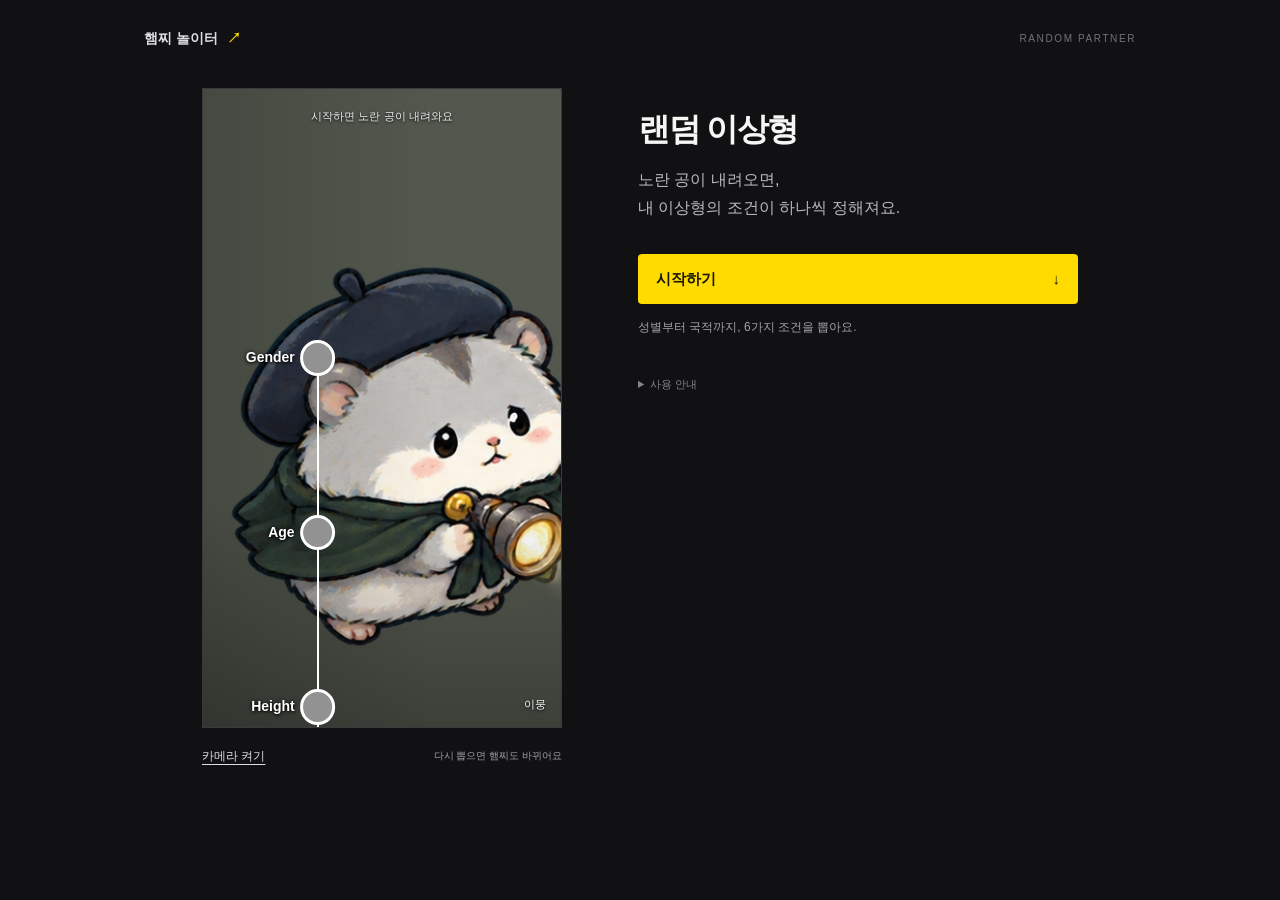
<file: typemix/index.html>
<!doctype html>
<html lang="ko">
<head>
  <meta charset="utf-8">
  <meta name="viewport" content="width=device-width, initial-scale=1">
  <meta name="theme-color" content="#111113">
  <meta name="description" content="노란 공이 고르는 랜덤 이상형. 결과를 이미지 생성용 프롬프트로 복사하세요.">
  <title>랜덤 이상형</title>
  <link rel="icon" href="data:image/svg+xml,%3Csvg xmlns='http://www.w3.org/2000/svg' viewBox='0 0 32 32'%3E%3Ccircle cx='16' cy='16' r='12' fill='%23ffdb00'/%3E%3C/svg%3E">
  <link rel="stylesheet" href="style.css?v=2">
  <script src="model.js?v=1" defer></script>
  <script src="app.js?v=2" defer></script>
</head>
<body>
  <header class="page-header">
    <a class="home" href="../" aria-label="햄찌 월드컵으로">햄찌 놀이터 <span aria-hidden="true">↗</span></a>
    <span class="header-note">RANDOM PARTNER</span>
  </header>
  <main class="app">
    <section class="filter" aria-label="랜덤 이상형 추첨 화면">
      <div class="stage" id="stage" role="img" aria-label="흰 선을 따라 노란 공이 내려오며 여섯 가지 조건을 고릅니다.">
        <div class="hamster-background" id="hamster-background" aria-hidden="true"></div>
        <video id="camera" autoplay muted playsinline aria-hidden="true"></video>
        <div class="shade" aria-hidden="true"></div>
        <div class="track" id="track" aria-hidden="true">
          <div class="route" id="route"><div class="rail" id="rail"></div></div>
          <div class="traveler" id="traveler"></div>
        </div>
        <p class="stage-hint" id="stage-hint">시작하면 노란 공이 내려와요</p>
        <span class="hamster-name" id="hamster-name" aria-hidden="true">이뭉</span>
        <span class="stage-state" id="stage-state" hidden></span>
      </div>
      <div class="camera-controls">
        <button class="text-button" id="camera-toggle" type="button" aria-pressed="false">카메라 켜기</button>
        <span id="camera-note">다시 뽑으면 햄찌도 바뀌어요</span>
      </div>
    </section>

    <section class="controls" aria-labelledby="title">
      <div class="intro">
        <h1 id="title">랜덤 이상형</h1>
        <p>노란 공이 내려오면,<br>내 이상형의 조건이 하나씩 정해져요.</p>
      </div>
      <div class="actions">
        <button class="primary" id="start" type="button">시작하기 <span aria-hidden="true">↓</span></button>
        <button class="secondary" id="pause" type="button" hidden>일시정지</button>
      </div>
      <p class="run-status" id="run-status" role="status" aria-live="polite">성별부터 국적까지, 6가지 조건을 뽑아요.</p>
      <p class="notice" id="storage-note" hidden></p>

      <section class="result" id="result" aria-labelledby="result-title" hidden>
        <h2 id="result-title" tabindex="-1">이 조합, 어떤 모습일까?</h2>
        <dl class="summary" id="summary"></dl>
        <label for="prompt">이미지 생성용 프롬프트</label>
        <p class="prompt-help">복사해서 GPT·Gemini 등에 붙여넣으면 돼요.</p>
        <textarea id="prompt" readonly rows="7" spellcheck="false"></textarea>
        <button class="primary copy-button" id="copy" type="button">프롬프트 복사 <span aria-hidden="true">↗</span></button>
        <p class="copy-status" id="copy-status" role="status" aria-live="polite"></p>
        <div class="ai-links">
          <a href="https://chatgpt.com/" target="_blank" rel="noopener noreferrer">GPT 열기 ↗</a>
          <a href="https://gemini.google.com/app" target="_blank" rel="noopener noreferrer">Gemini 열기 ↗</a>
        </div>
      </section>
      <details class="about">
        <summary>사용 안내</summary>
        <p>시작하면 자동으로 결과가 정해져요. 마음에 안 들면 처음부터 다시 뽑아보세요. 화면을 벗어나면 추첨이 잠시 멈춰요.</p>
        <p>카메라는 켜기를 누를 때만 사용하며, 영상과 결과를 서버로 보내지 않아요. 뽑은 결과는 이 브라우저에 저장돼요.</p>
        <p>원본 영상에서 확인한 6개 항목과 화면 흐름을 재현했어요. 원본의 전체 값 목록·확률은 공개되지 않아 값 범위와 확률은 별도로 구성했어요.</p>
        <a href="https://shorti.ai/en/v/instagram_DfoY6hjviiO" target="_blank" rel="noopener noreferrer">참고한 필터 영상 ↗</a>
      </details>
    </section>
  </main>
  <noscript><p class="noscript">추첨하려면 브라우저에서 JavaScript를 켜주세요.</p></noscript>
</body>
</html>
</file>
<file: halloween/style.css>
@charset "UTF-8";
:root{color-scheme:dark;--bg:#101411;--panel:#18201b;--ink:#e5e2d3;--muted:#a4aa9a;--accent:#df8f48;--mint:#a2baa5;--line:#ffffff20;--danger:#df7764;font-family:system-ui,-apple-system,"Malgun Gothic",sans-serif;font-synthesis:none}
*{box-sizing:border-box}body{margin:0;background:var(--bg);color:var(--ink)}button,input{font:inherit}button,a,input{touch-action:manipulation}button{cursor:pointer}button:disabled{cursor:wait;opacity:.5}button,a{-webkit-tap-highlight-color:transparent}button{color:inherit}a{color:inherit;text-decoration:none}button:focus-visible,a:focus-visible,input:focus-visible,canvas:focus-visible{outline:2px solid var(--accent);outline-offset:5px}[hidden]{display:none!important}button{border:0}kbd{font:10px ui-monospace,monospace;letter-spacing:0;white-space:nowrap}h1,h2,h3,p{margin-top:0}.masthead{height:84px;display:flex;justify-content:space-between;align-items:center;padding:0 6vw;border-bottom:1px solid var(--line);position:relative;z-index:2}.wordmark{font-size:15px;letter-spacing:.18em;font-weight:800}.wordmark span{font-weight:400;color:var(--muted);font-size:10px;letter-spacing:.15em;margin-left:16px}.edition{font:10px ui-monospace,monospace;letter-spacing:.1em;color:var(--muted);display:flex;align-items:center;gap:14px}.edition i{height:5px;width:5px;background:var(--accent);border-radius:50%}.home{min-height:100svh;position:relative;overflow:hidden}.home-main{position:relative;min-height:680px;max-width:1800px;margin:auto}.home-scene{position:absolute;inset:-84px 0 0 20%;z-index:0;overflow:hidden}.home-scene img{width:100%;height:100%;object-fit:cover;object-position:60% center;opacity:.76}.scene-shade{position:absolute;inset:0;background:linear-gradient(90deg,#101411 0%,#101411d4 18%,#10141110 60%),linear-gradient(0deg,#101411 0%,transparent 35%,#10141130 90%)}.invitation{position:relative;z-index:1;padding:62px 0 50px;margin-left:6vw;width:560px;max-width:90%}.eyebrow{font-size:10px;font-weight:600;letter-spacing:.14em;color:var(--accent);line-height:1.8}.eyebrow>span:first-child{display:inline-block;width:22px;height:1px;background:currentColor;vertical-align:middle;margin-right:10px}.invitation h1{font-family:Batang,"Times New Roman",serif;font-size:clamp(68px,6.4vw,110px);font-weight:400;line-height:1.06;letter-spacing:-.075em;margin:23px 0 26px}.invitation h1 em{font-style:normal;color:var(--accent)}.title-dot{color:var(--accent);font-family:serif}.home-copy{font-size:14px;color:#c1c5b7;line-height:1.95;letter-spacing:-.02em}.home-copy strong{font-weight:500;color:var(--ink)}.case-stats{display:flex;flex-wrap:wrap;gap:9px;font-size:10px;color:var(--muted);margin:23px 0 30px}.case-stats b{color:var(--accent)}.difficulty{border:0;padding:0;margin:0 0 18px;display:flex;gap:10px;max-width:380px}.difficulty legend{font-size:11px;color:var(--muted);margin-bottom:10px}.difficulty label{flex:1;position:relative}.difficulty input{position:absolute;opacity:0;inset:0;width:100%;height:100%;margin:0;cursor:pointer}.difficulty label>span{display:block;border:1px solid var(--line);padding:12px 14px;font-size:12px;transition:border-color .2s;background:#101411a3}.difficulty small{display:block;color:var(--muted);font-size:10px;margin-top:5px}.difficulty input:checked+span{border-color:#bd8655;background:#6a422128}.difficulty input:focus-visible+span{outline:2px solid var(--accent);outline-offset:3px}.home-actions{display:flex;flex-direction:column;gap:9px;max-width:380px}.btn-primary,.btn-secondary{min-height:48px;padding:13px 22px;font-size:13px;font-weight:600;letter-spacing:.02em;text-align:left;display:flex;align-items:center;justify-content:space-between;gap:22px}.btn-primary{background:var(--accent);color:#201c13;border:1px solid var(--accent)}.btn-primary:hover{background:#efa76a}.btn-secondary{background:#18201bd9;border:1px solid #ffffff35;color:var(--ink)}.btn-secondary:hover{background:#2a322b}.btn-primary>span,.btn-secondary>span{font-size:18px;font-weight:400}.home-options{display:flex;gap:18px;flex-wrap:wrap;align-items:center;font-size:10px;margin-top:20px;color:var(--muted)}.check{display:flex;gap:6px;align-items:center;cursor:pointer}.check input{accent-color:var(--accent);width:13px;height:13px;margin:0}.text-btn{padding:6px 0;color:var(--muted);background:transparent;border-bottom:1px solid #ffffff25;font-size:inherit}.text-btn:hover{color:var(--ink)}.asset-status{font-size:10px;color:var(--muted);margin:12px 0 0;min-height:15px}.scene-caption{position:absolute;bottom:66px;right:6vw;text-align:right;font-family:ui-monospace,monospace;color:#dddcc2b0;letter-spacing:.12em;font-size:11px;line-height:1.7}.scene-caption small{display:block;font-size:9px;letter-spacing:.03em;color:var(--muted);margin-top:10px}.cast-footer{position:relative;border-top:1px solid var(--line);padding:24px 6vw 16px;display:grid;grid-template-columns:190px 1fr;gap:16px 30px;max-width:1800px;margin:auto}.cast-heading{padding-top:6px}.cast-heading small{display:block;color:var(--muted);font-size:10px;margin-top:5px}.home-cast{display:flex;justify-content:space-between;gap:10px;max-width:870px}.cast-person{text-align:center;min-width:60px}.avatar{background-image:url('assets/npc-atlas.png');background-size:400% 200%;display:block;width:62px;height:62px;flex-shrink:0;background-repeat:no-repeat}.cast-person .avatar{margin:auto}.cast-person>span:last-child{font-size:10px;color:#bbc0b3;display:block;margin-top:4px}.home-footer-links{grid-column:1/-1;display:flex;justify-content:space-between;font-size:9px;color:#8b9484;padding-top:8px}.home-footer-links a{padding:6px 0}.stage{height:100dvh;min-height:460px;position:relative;overflow:hidden;background:#080d0b;isolation:isolate}.stage canvas{display:block;width:100%;height:100%;touch-action:none;outline:0}.screen-grain{position:absolute;inset:0;pointer-events:none;opacity:.035;background-image:url("data:image/svg+xml,%3Csvg viewBox='0 0 180 180' xmlns='http://www.w3.org/2000/svg'%3E%3Cfilter id='n'%3E%3CfeTurbulence type='fractalNoise' baseFrequency='.9' numOctaves='3' stitchTiles='stitch'/%3E%3C/filter%3E%3Cpath fill='%23fff' filter='url(%23n)' d='M0 0h180v180H0z'/%3E%3C/svg%3E")}.hud{position:absolute;top:0;left:0;right:0;display:flex;justify-content:space-between;gap:16px;align-items:flex-start;padding:25px 30px;background:linear-gradient(#080d0bdd,transparent);pointer-events:none}.hud>div,.hud>nav{pointer-events:auto}.hud-status{width:160px;background:#101711dc;border:1px solid #ffffff18;padding:13px 15px}.hud-name{font-weight:600;font-size:12px;display:inline-block}.hud-name small{font:8px ui-monospace,monospace;letter-spacing:.08em;color:var(--muted);margin-left:7px}.health{display:block;color:var(--accent);font-size:15px;letter-spacing:5px;margin:8px 0 11px}.meter-row{display:flex;align-items:center;gap:12px;margin:7px 0;font-size:9px;color:var(--muted)}meter{width:84px;height:5px;background:#3a4136;border:0;appearance:none}meter::-webkit-meter-bar{background:#3a4136;border:0;height:5px;border-radius:0}meter::-webkit-meter-optimum-value{background:var(--mint)}meter::-moz-meter-bar{background:var(--mint)}#battery::-webkit-meter-optimum-value{background:var(--accent)}.hud-mission{text-align:center;padding-top:6px}.hud-mission .eyebrow{font-size:9px}.hud-mission strong{display:block;font-size:17px;font-weight:500;margin:7px 0}.hud-mission strong b{color:var(--accent);font-weight:600}.hud-mission small{font-size:10px;color:#b5bdac}.hud-nav{display:flex;gap:7px}.icon-btn{border:1px solid #ffffff20;background:#101711d9;width:53px;min-height:55px;display:flex;flex-direction:column;align-items:center;justify-content:center;gap:5px}.icon-btn>span{font-size:20px;line-height:1}.icon-btn small{font-size:9px;color:#c1c6b9}.icon-btn kbd{color:#88947f;margin-left:3px}.icon-btn:hover,.icon-btn[aria-pressed=true]{border-color:var(--accent);background:#33281e}.game-bottom{position:absolute;left:30px;right:30px;bottom:28px;display:flex;justify-content:space-between;align-items:flex-end;pointer-events:none;gap:20px}.context{max-width:470px;background:#0a100dcc;padding:16px 20px;border-left:2px solid #a77545;min-height:72px;pointer-events:auto}.context .eyebrow{font-size:9px;color:#c4b394}.context p{font-size:12px;line-height:1.6;margin:6px 0 0;color:#cbd0c1}.btn-context{font-size:12px;color:var(--ink);background:#293328;padding:10px 16px;margin-top:12px;border:1px solid #ffffff25;display:flex;align-items:center;gap:12px;min-height:40px}.btn-context kbd{padding:3px 5px;border:1px solid #ffffff40;color:var(--accent)}.desktop-controls{display:flex;gap:15px;flex-wrap:wrap;max-width:400px;font-size:9px;color:#b4bcaa;justify-content:flex-end;align-items:center}.desktop-controls span,.desktop-controls button{white-space:nowrap}.desktop-controls kbd{color:#e5e2d3;margin-right:5px}.desktop-controls button{background:#111b13bb;color:#b4bcaa;font-size:9px;padding:8px;border:1px solid #ffffff20}.threat{position:absolute;top:135px;left:50%;transform:translateX(-50%);display:flex;align-items:center;gap:9px;font-size:11px;color:#f1aa94;background:#401d18c9;border:1px solid #a85a414d;padding:9px 15px;white-space:nowrap;pointer-events:none}.threat i{width:5px;height:5px;background:#f1aa94;border-radius:50%}.map-legend{position:absolute;top:160px;left:50%;transform:translateX(-50%);font-size:10px;background:#101711ef;padding:10px 15px;border:1px solid #ffffff25;color:var(--muted);text-align:center;max-width:90%;width:max-content}.map-legend span{display:block;color:var(--ink);margin-top:6px}.touch-controls{display:none}.scare-label{position:absolute;bottom:8vh;left:0;right:0;text-align:center;font-family:Batang,serif;font-size:24px;letter-spacing:.3em;color:#e5d3ba;text-shadow:0 2px 10px #000;pointer-events:none}.stage.scaring .hud,.stage.scaring .game-bottom,.stage.scaring .touch-controls,.stage.scaring .threat{visibility:hidden}
dialog{color:var(--ink);background:#18201b;border:1px solid #807359;width:min(560px,calc(100vw - 32px));max-height:88dvh;overflow:auto;padding:0;box-shadow:0 30px 150px #000a}dialog::backdrop{background:#050907d9;backdrop-filter:blur(5px)}.dialog-inner{padding:34px}.dialog-topline{font-size:9px;color:var(--accent);letter-spacing:.18em;margin-bottom:17px}.dialog-inner h2{font-family:Batang,serif;font-size:30px;letter-spacing:-.04em;font-weight:400;margin-bottom:19px}.dialog-inner p{color:#bfc6b5;font-size:13px;line-height:1.9}.dialog-inner p strong{color:var(--ink);font-weight:500}.dialog-inner .btn-primary,.dialog-inner .btn-secondary{width:100%;margin-top:10px;justify-content:space-between}.dialog-close{float:right;width:32px;height:32px;background:transparent;color:var(--muted);border:1px solid #ffffff25;font-size:18px;line-height:1}.dialog-actions{display:flex;gap:10px;margin-top:20px}.dialog-actions>*{flex:1}.dialog-actions .btn-secondary,.dialog-actions .btn-primary{justify-content:center}.muted{font-size:11px!important;color:var(--muted)!important}.story-letter{padding:20px;border:1px solid #a6906050;background:#b18c4c09;color:#d2c5a6!important;font-family:Batang,serif;line-height:2!important}.instruction-list{display:grid;grid-template-columns:100px 1fr;gap:12px;font-size:12px;padding:15px 0 22px;border-bottom:1px solid var(--line);margin-bottom:20px}.instruction-list dt{color:var(--accent);font:11px ui-monospace,monospace}.instruction-list dd{margin:0;color:#c3c8ba}.settings-row{display:flex;justify-content:space-between;align-items:center;gap:20px;padding:15px 0;border-top:1px solid var(--line);font-size:12px}.settings-row input{accent-color:var(--accent);width:18px;height:18px}.settings-row small{display:block;font-size:10px;color:var(--muted);margin-top:5px}.dialog-avatar{width:100px;height:100px;margin:-4px auto 14px}.npc-quote{padding:20px;border-left:2px solid var(--accent);background:#ffffff04;font-size:14px!important;white-space:pre-line}.npc-header{text-align:center}.dialog-tag{font-size:10px;color:var(--accent);letter-spacing:.06em}.notebook{width:min(950px,calc(100vw - 28px))}.notebook .dialog-inner{padding:28px}.notebook-head{display:flex;align-items:center;justify-content:space-between;gap:12px}.notebook-head h2{margin-bottom:5px}.journal-layout{display:grid;grid-template-columns:1fr 260px;gap:26px;margin-top:22px}.suspect-grid{display:grid;grid-template-columns:repeat(3,1fr);gap:10px}.suspect{position:relative;border:1px solid #ffffff20;padding:14px 10px 10px;background:#0f1711}.suspect.excluded{opacity:.45}.suspect.selected{border-color:var(--accent)}.suspect-select{display:flex;align-items:center;flex-direction:column;gap:5px;width:100%;background:transparent;padding:0 0 9px}.suspect .avatar{width:84px;height:84px}.suspect-name{font-size:12px;font-weight:600}.suspect-traits{list-style:none;padding:0;margin:0;font-size:9px;color:#a6b39d;line-height:1.8}.suspect-alibi{font-size:9px!important;line-height:1.7!important;margin:9px 0!important;color:#c0c6b6!important}.exclude{display:flex;gap:5px;align-items:center;border-top:1px solid #ffffff15;padding-top:8px;font-size:9px;color:var(--muted)}.exclude input{accent-color:var(--accent);width:12px;height:12px}.evidence-list{display:flex;flex-direction:column;gap:12px}.evidence-note{padding:16px;background:#b69a5e0d;border:1px solid #b69a5e40}.evidence-note h3{font-size:11px;color:#debc85;font-weight:500;margin-bottom:9px}.evidence-note p{font-size:11px;line-height:1.8;margin-bottom:0}.evidence-note.empty{border-style:dashed;background:transparent}.evidence-note.empty p{color:#8b9b84}.journal-side>.eyebrow{display:block;margin-bottom:10px}.accuse-box{border-top:1px solid #ffffff20;margin-top:20px;padding-top:17px}.accuse-box p{font-size:10px;line-height:1.7;margin-bottom:10px}.accuse-box .btn-primary{font-size:11px;padding:12px;min-height:44px}.accuse-box .btn-primary:disabled{cursor:not-allowed}.end-name{font-family:Batang,serif;font-size:32px!important;color:var(--accent)!important}.end-stats{display:flex;gap:14px;justify-content:center;margin:23px 0;font-size:11px;color:var(--muted)}.toast{position:fixed;left:50%;bottom:25px;transform:translateX(-50%);width:max-content;max-width:calc(100vw - 30px);padding:12px 20px;z-index:20;border:1px solid #8e865c;background:#222a20f5;color:#eee7d0;box-shadow:0 8px 25px #0006;font-size:12px;text-align:center;line-height:1.6;pointer-events:none}.storage-warning{position:fixed;top:0;left:0;right:0;z-index:30;background:#663b27;color:#ffdec4;margin:0;padding:8px 20px;font-size:11px;text-align:center}.sr-only{position:absolute;width:1px;height:1px;overflow:hidden;clip-path:inset(50%);white-space:nowrap}.noscript{position:fixed;bottom:0;left:0;right:0;z-index:100;background:#663b27;padding:20px;text-align:center}
@media(min-width:1500px){.invitation{margin-left:max(6vw,70px)}.home-main{min-height:730px}.home-scene{inset:-84px 0 0 25%}}
@media(max-width:1000px){.hud{padding:18px}.hud-status{width:145px;padding:11px 12px}.game-bottom{left:18px;right:18px;bottom:20px}.desktop-controls{max-width:260px;gap:10px}.home-main{min-height:670px}.home-scene{left:10%;opacity:.7}.scene-caption{display:none}.invitation{width:500px}.cast-footer{grid-template-columns:1fr;gap:12px}.cast-heading{display:flex;justify-content:space-between;align-items:center}.cast-heading small{margin:0}.home-cast{max-width:none}.home-footer-links{padding-top:5px}.journal-layout{grid-template-columns:1fr 230px;gap:18px}}
@media(max-width:700px){.masthead{height:66px;padding:0 22px}.wordmark{font-size:12px}.wordmark span{display:none}.edition{font-size:8px;gap:9px}.home-main{min-height:670px}.home-scene{inset:-66px -35% 0 -30%;opacity:.64}.home-scene img{object-position:65% center}.scene-shade{background:linear-gradient(90deg,#101411e8,#1014118c 65%,#10141135),linear-gradient(0deg,#101411 0%,transparent 45%)}.invitation{padding:45px 0 34px;margin-left:24px;max-width:calc(100% - 48px);width:430px}.invitation h1{font-size:76px;margin:22px 0}.home-copy{font-size:13px}.case-stats{font-size:9px;margin:21px 0 25px}.difficulty{max-width:380px}.home-options{font-size:10px;gap:16px}.cast-footer{padding:20px 20px 16px}.cast-heading .eyebrow{font-size:9px}.cast-heading small{font-size:9px}.home-cast{gap:4px}.cast-person{min-width:0;flex:1}.cast-person .avatar{width:48px;height:48px}.cast-person>span:last-child{font-size:9px}.hud{padding:12px;gap:9px}.hud-status{width:113px;padding:9px 10px}.hud-name{font-size:11px}.hud-name small{display:none}.health{font-size:13px;margin:6px 0 7px}.meter-row{font-size:8px;gap:7px;margin:5px 0}.meter-row meter{width:50px;height:4px}.hud-mission{padding-top:3px;min-width:95px}.hud-mission .eyebrow{font-size:8px}.hud-mission strong{font-size:13px;margin:5px 0}.hud-mission small{font-size:8px;display:block;max-width:130px;line-height:1.6}.hud-nav{gap:4px}.icon-btn{width:38px;min-height:44px;gap:4px}.icon-btn>span{font-size:17px}.icon-btn small{font-size:8px}.icon-btn kbd{display:none}.game-bottom{left:12px;right:12px;bottom:175px}.context{padding:10px 13px;min-height:56px;max-width:100%;width:100%}.context p{font-size:10px;margin-top:4px}.context .eyebrow{font-size:8px}.btn-context{display:none!important}.desktop-controls{display:none}.touch-controls{position:absolute;bottom:16px;bottom:max(16px,env(safe-area-inset-bottom));left:15px;right:15px;display:flex;align-items:flex-end;justify-content:space-between;pointer-events:none}.dpad{display:grid;grid-template-columns:44px 44px 44px;grid-template-rows:44px 44px 44px;gap:2px;pointer-events:auto;touch-action:none}.dpad button{background:#1a281fe8;border:1px solid #bec7a842;font-size:17px;color:#cad0bf;touch-action:none;user-select:none;-webkit-user-select:none}.dpad button.active{background:#6e5b3f;border-color:var(--accent)}.dpad .up{grid-column:2;grid-row:1}.dpad .left{grid-column:1;grid-row:2}.dpad .right{grid-column:3;grid-row:2}.dpad .down{grid-column:2;grid-row:3}.dpad-center{grid-column:2;grid-row:2;display:grid;place-items:center;color:#6e7c66;font-size:19px}.touch-actions{display:grid;grid-template-columns:60px 60px;grid-template-rows:48px 48px;gap:7px;pointer-events:auto;margin-bottom:14px}.touch-actions button{background:#1a281fe8;border:1px solid #bec7a842;border-radius:3px;user-select:none;-webkit-user-select:none;touch-action:none;font-size:11px}.touch-actions button.active{background:#6e5b3f;border-color:var(--accent)}#touch-interact{border-color:#c39760;color:#efc88d;background:#493420df}#touch-interact:disabled{opacity:.5;cursor:default}.threat{top:117px;font-size:9px;padding:7px 12px}.map-legend{top:145px;font-size:9px;line-height:1.8}.journal-layout{grid-template-columns:1fr}.journal-side{grid-row:1}.evidence-list{display:grid;grid-template-columns:repeat(3,1fr);gap:7px}.evidence-note{padding:11px}.evidence-note h3{font-size:10px;margin-bottom:6px}.evidence-note p{font-size:9px;line-height:1.7}.accuse-box{display:flex;align-items:center;gap:15px;margin-top:12px;padding-top:12px}.accuse-box p{flex:1;font-size:9px;margin:0}.accuse-box .btn-primary{width:160px;flex-shrink:0;font-size:10px;margin:0}.notebook .dialog-inner{padding:21px 16px}.notebook-head h2{font-size:26px}.notebook-head .muted{font-size:10px!important}.suspect-grid{gap:7px}.suspect{padding:10px 8px}.suspect .avatar{width:68px;height:68px}.suspect-name{font-size:11px}.suspect-traits{font-size:8px}.suspect-alibi{font-size:8px!important}.dialog-inner{padding:28px 23px}.dialog-inner h2{font-size:27px}.dialog-inner p{font-size:12px}.dialog-actions{gap:8px}.dialog-actions button{font-size:11px;padding:12px}.scare-label{font-size:19px}.toast{bottom:20px;font-size:11px}}
@media(max-width:360px){.hud{padding:8px;gap:5px}.hud-status{width:102px;padding:8px}.hud-mission strong{font-size:12px}.hud-mission small{max-width:105px}.icon-btn{width:33px}.hud-nav{gap:3px}.dpad{grid-template-columns:40px 40px 40px;grid-template-rows:40px 40px 40px}.touch-actions{grid-template-columns:54px 54px;gap:5px}.touch-controls{left:10px;right:10px}.game-bottom{bottom:159px}.home-options{gap:12px}.cast-person .avatar{width:42px;height:42px}.home-cast{gap:2px}.suspect .avatar{width:60px;height:60px}.evidence-note{padding:9px}.accuse-box .btn-primary{width:140px}}
@media(max-height:550px) and (orientation:landscape){.stage{min-height:300px}.hud{padding:10px}.hud-status{width:115px;padding:8px}.health{margin:4px 0}.hud-name small{display:none}.hud-mission small{display:none}.game-bottom{bottom:12px;left:160px;right:160px}.context{padding:8px 12px;min-height:40px}.context .eyebrow{display:none}.context p{font-size:10px;margin:0}.btn-context{display:none!important}.touch-controls{display:flex;position:absolute;bottom:10px;left:10px;right:10px;justify-content:space-between;align-items:flex-end;pointer-events:none}.dpad{display:grid;grid-template-columns:32px 32px 32px;grid-template-rows:32px 32px 32px;gap:2px;pointer-events:auto;touch-action:none}.dpad button{background:#1a281fe8;border:1px solid #bec7a842;touch-action:none}.up{grid-area:1/2}.left{grid-area:2/1}.right{grid-area:2/3}.down{grid-area:3/2}.dpad-center{grid-area:2/2;display:grid;place-items:center}.touch-actions{display:grid;grid-template-columns:48px 48px;gap:5px;pointer-events:auto}.touch-actions button{min-height:35px;background:#1a281fe8;border:1px solid #bec7a842;font-size:10px;touch-action:none}.desktop-controls{display:none}.threat{top:85px}.map-legend{top:90px}.btn-context{display:none}.dialog-inner{padding:22px}.hud-mission strong{font-size:14px}}
@media(any-pointer:coarse) and (min-width:701px){.game-bottom{bottom:175px}.desktop-controls{display:none}.touch-controls{position:absolute;bottom:max(16px,env(safe-area-inset-bottom));left:24px;right:24px;display:flex;align-items:flex-end;justify-content:space-between;pointer-events:none}.dpad{display:grid;grid-template-columns:44px 44px 44px;grid-template-rows:44px 44px 44px;gap:2px;pointer-events:auto;touch-action:none}.dpad button{background:#1a281fe8;border:1px solid #bec7a842;font-size:17px;touch-action:none;user-select:none;-webkit-user-select:none}.dpad button.active{background:#6e5b3f;border-color:var(--accent)}.dpad .up{grid-area:1/2}.dpad .left{grid-area:2/1}.dpad .right{grid-area:2/3}.dpad .down{grid-area:3/2}.dpad-center{grid-area:2/2;display:grid;place-items:center;color:#6e7c66;font-size:19px}.touch-actions{display:grid;grid-template-columns:60px 60px;grid-template-rows:48px 48px;gap:7px;pointer-events:auto;margin-bottom:14px}.touch-actions button{background:#1a281fe8;border:1px solid #bec7a842;border-radius:3px;touch-action:none;user-select:none;-webkit-user-select:none;font-size:11px}.touch-actions button.active{background:#6e5b3f;border-color:var(--accent)}#touch-interact{border-color:#c39760;color:#efc88d;background:#493420df}#touch-interact:disabled{opacity:.5;cursor:default}}
@media(prefers-reduced-motion:reduce){*{scroll-behavior:auto!important;transition:none!important}}
</file>
<file: moonglim/style.css>
@charset "UTF-8";
:root{color-scheme:light;--ink:#173e30;--muted:#657766;--paper:#f3f2e6;--line:#254d3429;--green:#1a5038;--gold:#c89544;--red:#b3533b;font-family:system-ui,-apple-system,"Malgun Gothic",sans-serif;font-synthesis:none}*{box-sizing:border-box}body{margin:0;background:var(--paper);color:var(--ink);background-image:radial-gradient(ellipse at 95% 1%,#dce5cf8c,transparent 43%)}button,input,a{font:inherit;touch-action:manipulation}button{cursor:pointer;color:inherit}button:disabled{opacity:.55;cursor:default}button,a,input,canvas{-webkit-tap-highlight-color:transparent}button:focus-visible,a:focus-visible,input:focus-visible,canvas:focus-visible{outline:3px solid #bd7536;outline-offset:4px}a{color:inherit;text-decoration:none}[hidden]{display:none!important}button{border:0}h1,h2,p{margin:0}kbd{font:10px ui-monospace,monospace;background:#e1e7d6;border:1px solid #c8d2bc;border-bottom-width:2px;padding:3px 5px;border-radius:3px;white-space:nowrap}.page{max-width:1210px;margin:auto;padding:30px 38px 16px}.page-header{display:flex;justify-content:space-between;align-items:center;gap:25px;padding-bottom:27px;border-bottom:1px solid var(--line);margin-bottom:23px}.arcade{font-size:9px;letter-spacing:.2em;font-weight:700;color:#69826b;display:inline-block;padding:4px 0;margin-bottom:9px}.brand h1{font-family:Batang,"Times New Roman",serif;font-size:49px;font-weight:800;line-height:1.1;letter-spacing:-.065em;display:flex;align-items:center;gap:18px}.seal{font-family:Batang,serif;font-weight:400;font-size:15px;letter-spacing:0;border:1px solid #ad6044;box-shadow:inset 0 0 0 2px var(--paper),inset 0 0 0 3px #ad6044;padding:5px 7px;color:#a35c40;transform:rotate(-7deg)}.brand p{font-size:11px;color:var(--muted);margin-top:11px;letter-spacing:.02em}.header-note{text-align:right;border-left:1px solid var(--line);padding-left:28px;line-height:1.8}.header-note span{display:block;font-size:10px;color:var(--muted)}.header-note strong{font-family:Batang,serif;font-size:20px;font-weight:500;letter-spacing:-.035em}.layout{display:grid;grid-template-columns:minmax(0,1fr) 255px;gap:38px;align-items:start}.play-column{min-width:0}.scoreboard{display:flex;justify-content:space-between;align-items:center;gap:15px;padding:0 5px 15px;min-height:71px}.time>span,.best>span{font-size:9px;color:var(--muted);display:block;margin-bottom:4px}.time strong,.best strong{font:500 33px ui-monospace,"Consolas",monospace;letter-spacing:-.07em;white-space:nowrap}.time small,.best small{font:10px system-ui,sans-serif;letter-spacing:0;margin-left:6px}.best{text-align:right}.best strong{font-size:20px;color:#6a7d61}.phase{font-size:10px;display:flex;align-items:center;gap:7px;color:#526d56}.phase i{width:5px;height:5px;border-radius:50%;background:#9aaf7e}.arena-shell{position:relative;width:100%;aspect-ratio:1;background:#d7dfc9;border:1px solid #9bae8b;box-shadow:0 8px 35px #2d4a2f0c;overflow:hidden}.arena-shell canvas{display:block;width:100%;height:100%;touch-action:none;cursor:crosshair;outline-offset:-5px}.arena-corner{position:absolute;width:19px;height:19px;border-color:#395c40;border-style:solid;pointer-events:none}.top-left{top:6px;left:6px;border-width:2px 0 0 2px}.bottom-right{bottom:6px;right:6px;border-width:0 2px 2px 0}.overlay{position:absolute;inset:0;display:grid;place-items:center;padding:20px;background:#dfe5d03b;pointer-events:none}.overlay-card{pointer-events:auto;background:#f8f6e9f5;border:1px solid #6c825e80;box-shadow:0 14px 60px #183d2b26;text-align:center;padding:35px 37px 23px;width:min(355px,93%);position:relative}.overlay-card::before{content:"";position:absolute;inset:7px;border:1px solid #38583d1c;pointer-events:none}.kicker{font-size:9px;font-weight:600;letter-spacing:.13em;color:#7b7150;line-height:1.7}.overlay h2{font-family:Batang,serif;font-size:36px;letter-spacing:-.06em;line-height:1.26;margin:13px 0 16px}.overlay h2 em{font-style:normal;color:#b17538}.overlay-copy{font-size:12px;line-height:1.8;color:#61725e;margin-bottom:23px}.primary{display:flex;align-items:center;justify-content:center;gap:20px;background:var(--green);color:#fff8e8;min-height:47px;padding:12px 24px;font-size:13px;font-weight:600;border:1px solid #184430;box-shadow:inset 0 0 0 3px #ffffff0b;position:relative}.primary:hover{background:#286246}.overlay .primary{width:100%}.overlay-hint{font-size:9px;color:#75806a;margin-top:13px}.overlay .result-score{font:500 66px ui-monospace,monospace;color:var(--green);letter-spacing:-.08em;line-height:1.1;margin:7px 0 12px}.result-score small{font:12px system-ui,sans-serif;letter-spacing:0;margin-left:7px}.result-rank{display:inline-block;color:#98632f;background:#d6bd8129;font-size:10px;padding:5px 11px;border:1px solid #c9b07870;margin:0 0 13px}.result-best{font-size:10px;color:#63755e;margin:0 0 20px}.result-best strong{color:#a26433}.overlay-card.result{padding-top:25px}.overlay-card.result h2{font-size:24px;margin:8px 0}.overlay-card.result .overlay-copy{font-size:11px;margin-bottom:12px}.play-toolbar{display:flex;justify-content:space-between;align-items:center;gap:10px;padding:13px 0;font-size:10px;color:var(--muted)}.play-toolbar p{display:flex;align-items:center;gap:6px}.player-mark{display:inline-block;background:#eff8df;border:2px solid #305b3d;width:8px;height:8px;border-radius:50%}.small-btn{min-height:35px;padding:7px 11px;background:#e7ebdd;border:1px solid #bccab0;font-size:10px;display:inline-flex;align-items:center;justify-content:center;gap:7px;color:#3c5b41;white-space:nowrap}.small-btn:hover{background:#dbe4d0}.small-btn kbd{font-size:8px;padding:1px 4px}.sidebar{border-left:1px solid var(--line);padding-left:29px;margin-top:5px}.intro-head{display:flex;gap:14px;align-items:center;margin:0 0 16px}.portrait{display:block;flex-shrink:0;width:66px;height:75px;background-image:url('../halloween/assets/npc-atlas.png');background-repeat:no-repeat;background-size:400% 200%;background-position:66.666667% 100%}.intro-head h2{font-family:Batang,serif;font-size:27px;margin-top:3px;letter-spacing:-.06em}.intro-head p{font-size:9px;color:var(--muted);margin-top:5px}.rule{font-size:11px;color:var(--muted);line-height:1.9}.rule strong{font-weight:600;color:var(--ink)}.key-guide{display:flex;flex-direction:column;gap:10px;color:#687a61;font-size:10px;margin:19px 0 26px}.key-guide span{line-height:1.6}.key-guide kbd{font-size:9px;margin-right:3px}.record-note{border-top:1px solid var(--line);padding-top:21px}.section-label{display:flex;align-items:center;justify-content:space-between;gap:5px;margin-bottom:15px}.section-label h2{font-size:11px;font-weight:600;letter-spacing:-.02em}.section-label>span{font-size:8px;color:#697d61}.record-best{margin-bottom:17px}.record-best>span{display:block;font-size:10px;color:#8c6b35;margin-bottom:7px}.record-best strong{font:500 37px ui-monospace,monospace;letter-spacing:-.07em}.record-best small{font:10px system-ui,sans-serif;letter-spacing:0;margin-left:7px}.record-row{display:flex;justify-content:space-between;gap:10px;padding:8px 0;font-size:10px;color:#6b7a63;border-bottom:1px dotted #354e3026}.record-row strong{color:#344e38;font-weight:500;font-variant-numeric:tabular-nums}.runners-note{padding-top:22px;margin-top:5px}.runners{display:grid;grid-template-columns:repeat(3,1fr);gap:13px 9px}.runner{text-align:center}.runner .sprite{width:43px;height:43px;background-image:url('../halloween/assets/npc-atlas.png');background-repeat:no-repeat;background-size:400% 200%;margin:0 auto 5px;display:block}.runner>span:last-child{font-size:8px;display:block;color:#697b60}.settings{display:flex;gap:11px;flex-wrap:wrap;align-items:center;border-top:1px solid var(--line);margin-top:24px;padding-top:16px;font-size:9px;color:#697a60}.settings label{display:flex;align-items:center;gap:5px;cursor:pointer;min-height:28px}.settings input{accent-color:var(--green);margin:0;width:12px;height:12px}.text-btn{background:transparent;color:#697a60;font-size:9px;border-bottom:1px solid #9eaf9260;padding:5px 0}.notice{font-size:9px;color:#7a816c;line-height:1.8;margin-top:11px}.notice.error{color:#9a4a34}.touch-panel{display:none}footer{display:flex;justify-content:space-between;align-items:center;gap:10px;border-top:1px solid var(--line);padding:15px 0 0;margin-top:16px;color:#76866c;font-size:9px;letter-spacing:.03em}footer a{padding:6px 0}dialog{border:1px solid #90a37d;background:var(--paper);color:var(--ink);max-width:calc(100vw - 32px);width:390px;padding:29px;box-shadow:0 15px 70px #1238213b}dialog::backdrop{background:#0f2d21a9;backdrop-filter:blur(3px)}dialog h2{font-family:Batang,serif;font-size:22px;margin-bottom:16px}dialog p{font-size:12px;color:var(--muted);line-height:1.8}dialog>div{display:flex;gap:10px;margin-top:24px}dialog>div>*{flex:1;min-height:43px}.sr-only{position:absolute;width:1px;height:1px;clip-path:inset(50%);overflow:hidden;white-space:nowrap}.noscript{position:fixed;bottom:0;left:0;right:0;background:var(--green);color:white;text-align:center;padding:20px;z-index:100}
.page{max-width:min(1210px,calc(100svh + 45px))}.play-column{width:100%;max-width:min(100%,calc(100svh - 310px));justify-self:center}.overlay.result-screen{position:fixed;inset:0;z-index:30;background:#143726b8;backdrop-filter:blur(4px);pointer-events:auto;overflow:auto}.result-screen .overlay-card{max-height:calc(100dvh - 40px);overflow:auto}.result-home{display:block;margin:13px auto 0;font-size:10px;min-height:26px}.pause-restart{display:block;margin:14px auto 0;min-height:26px}
@media(min-width:1350px){.page{padding-top:35px}.layout{grid-template-columns:minmax(0,1fr) 265px;gap:48px}.sidebar{padding-left:32px}.page-header{margin-bottom:28px}}
@media(max-width:1000px){.page{padding:23px 25px 16px}.layout{grid-template-columns:minmax(0,1fr) 220px;gap:25px}.sidebar{padding-left:20px}.section-label{flex-wrap:wrap}.section-label>span{font-size:8px}.overlay-card{padding:27px 28px 20px}.overlay h2{font-size:32px}.runner .sprite{width:39px;height:39px}.rule{font-size:10px}.key-guide{font-size:9px}.play-toolbar p{font-size:9px}.time strong{font-size:29px}}
@media(max-width:760px){.page{padding:20px 20px 13px;max-width:600px}.page-header{padding-bottom:20px;margin-bottom:17px;align-items:flex-end}.brand h1{font-size:39px;gap:12px}.arcade{font-size:8px;margin-bottom:8px}.seal{font-size:12px;padding:4px 6px}.brand p{font-size:10px;margin-top:8px}.header-note{padding-left:15px;max-width:140px}.header-note span{font-size:8px}.header-note strong{font-size:14px}.layout{grid-template-columns:1fr;gap:24px}.scoreboard{padding:0 3px 12px;min-height:61px}.time strong{font-size:29px}.best strong{font-size:20px}.phase{font-size:9px}.time>span,.best>span{font-size:8px}.sidebar{border-left:0;padding:0;display:grid;grid-template-columns:1fr 1fr;gap:23px}.intro-note{display:none}.record-note{padding:18px 0 0;border-top:1px solid var(--line);grid-column:1}.runners-note{border-top:1px solid var(--line);padding:18px 0 0;margin:0;grid-column:2}.runners{gap:9px 5px}.runner .sprite{width:40px;height:40px}.runner>span:last-child{font-size:8px}.section-label{margin-bottom:13px}.section-label h2{font-size:10px}.section-label>span{display:none}.record-best strong{font-size:31px}.record-row{font-size:9px;padding:6px 0}.settings{grid-column:1/-1;margin:0;padding-top:12px;gap:20px;font-size:10px}.settings input{width:14px;height:14px}.settings label{min-height:32px}.text-btn{font-size:10px}.notice{grid-column:1/-1;margin:-15px 0 0;font-size:9px}.overlay-card{width:min(300px,93%);padding:23px 25px 19px}.overlay h2{font-size:32px;margin:11px 0 13px}.overlay-copy{font-size:11px;margin-bottom:18px}.overlay-hint{font-size:8px;margin-top:11px}.primary{min-height:44px;font-size:12px;padding:10px 18px}.overlay .result-score{font-size:52px}.overlay-card.result h2{font-size:22px}.overlay-card.result .overlay-copy{font-size:10px}.play-toolbar{padding:11px 0;gap:9px}.play-toolbar p{font-size:8px;line-height:1.6}.small-btn{min-height:35px;font-size:9px;padding:7px 9px}.play-toolbar kbd{display:none}.touch-panel{display:flex;justify-content:space-between;align-items:center;gap:20px;border-bottom:1px solid var(--line);padding:8px 8px 18px}.dpad{display:grid;grid-template-columns:39px 39px 39px;grid-template-rows:37px 37px 37px;gap:2px;touch-action:none}.dpad button{background:#dfe7d3;border:1px solid #9db18b;border-radius:4px;font-size:14px;color:#3c6447;touch-action:none;user-select:none;-webkit-user-select:none}.dpad .up{grid-area:1/2}.dpad .left{grid-area:2/1}.dpad .right{grid-area:2/3}.dpad .down{grid-area:3/2}.dpad>span{grid-area:2/2;display:grid;place-items:center;color:#94a982}.dpad button.active{background:#94b182;color:#143f2b;border-color:#406e47}.touch-tip{font-size:9px;color:var(--muted);line-height:1.8;max-width:180px}.touch-tip strong{display:block;font-weight:500;color:#385c3c}.touch-tip span{font-size:8px;display:block}.touch-tip .small-btn{display:flex;margin-top:10px}.overlay-card.result{padding-top:20px}footer{margin-top:20px}}
@media(max-width:390px){.page{padding:16px 13px 12px}.page-header{gap:10px;margin-bottom:14px;padding-bottom:16px}.brand h1{font-size:35px}.header-note{padding-left:11px}.header-note strong{font-size:13px}.header-note span{font-size:7px}.brand p{font-size:9px}.overlay{padding:13px}.overlay-card{padding:18px 22px 15px;width:min(275px,94%)}.overlay h2{font-size:28px;margin:8px 0 11px}.overlay-copy{font-size:10px;margin-bottom:14px}.overlay .result-score{font-size:45px}.result-best{margin-bottom:12px;font-size:9px}.result-rank{padding:4px 8px;margin-bottom:8px}.overlay-hint{font-size:7px;margin-top:9px}.kicker{font-size:8px}.scoreboard{gap:8px}.phase{font-size:8px}.time strong{font-size:26px}.best strong{font-size:18px}.time small,.best small{font-size:9px;margin-left:4px}.touch-panel{padding:8px 2px 14px;gap:12px}.touch-tip{max-width:155px;font-size:8px}.touch-tip span{font-size:7px}.sidebar{gap:18px}.settings{gap:16px}.runner .sprite{width:36px;height:36px}.play-toolbar p{max-width:185px}.play-toolbar .small-btn{font-size:8px}}
@media(any-pointer:coarse) and (min-width:761px){.touch-panel{display:flex;justify-content:space-between;align-items:center;gap:20px;border-bottom:1px solid var(--line);padding:10px 15px 17px}.dpad{display:grid;grid-template-columns:44px 44px 44px;grid-template-rows:42px 42px 42px;gap:2px;touch-action:none}.dpad button{background:#dfe7d3;border:1px solid #9db18b;border-radius:4px;font-size:16px;touch-action:none;user-select:none;-webkit-user-select:none}.dpad .up{grid-area:1/2}.dpad .left{grid-area:2/1}.dpad .right{grid-area:2/3}.dpad .down{grid-area:3/2}.dpad>span{grid-area:2/2;display:grid;place-items:center;color:#94a982}.dpad button.active{background:#94b182;border-color:#406e47}.touch-tip{font-size:11px;color:var(--muted);line-height:1.8}.touch-tip strong{display:block;font-weight:500}.touch-tip span{display:block;font-size:10px}.touch-tip .small-btn{display:flex;margin-top:10px}}
@media(max-height:600px) and (min-width:761px){.page{max-width:930px;padding-top:15px}.page-header{padding-bottom:14px;margin-bottom:12px}.brand h1{font-size:32px}.brand p{display:none}.arcade{margin-bottom:6px}.layout{grid-template-columns:minmax(0,1fr) 240px;gap:28px}.play-column{max-width:440px}.sidebar{padding-left:23px}.intro-note .rule,.key-guide{display:none}.intro-head{margin-bottom:10px}.record-note{padding-top:12px}.runners-note{padding-top:16px}.runners{gap:7px}.record-best{margin-bottom:6px}.record-row{padding:5px 0}.settings{margin-top:16px}.scoreboard{min-height:55px;padding-bottom:10px}.time strong{font-size:25px}.arena-shell{max-width:390px}.play-toolbar{max-width:390px}}
@media(max-width:760px){.play-column{max-width:none}.page{max-width:600px}.focus-play .page-header{display:none}.focus-play .page{padding-top:12px}}
@media(max-height:600px) and (min-width:761px){.play-column{max-width:min(440px,calc(100svh - 195px))}.arena-shell{max-width:none}}
@media(max-height:600px){.overlay:not(.result-screen){position:fixed;inset:0;z-index:20;padding:12px;background:#dbe3cdbd;backdrop-filter:blur(3px);overflow:auto}.overlay:not(.result-screen) .overlay-card{width:min(355px,calc(100vw - 28px));max-height:calc(100dvh - 24px);overflow:auto;padding:22px 27px 18px}}
@media(max-height:600px) and (min-width:761px){.focus-play .page{max-width:none;padding:8px 12px}.focus-play .page-header,.focus-play .sidebar,.focus-play footer{display:none}.focus-play .layout{display:block}.focus-play .play-column{max-width:calc(100svh - 105px);margin:0 auto}.focus-play .scoreboard{min-height:44px;padding:0 0 8px}.focus-play .arena-shell{width:100%;max-width:none}.focus-play .play-toolbar{padding:7px 0;max-width:none}.focus-play .touch-panel{position:fixed;left:20px;right:20px;bottom:24px;padding:0;border:0;z-index:5;pointer-events:none}.focus-play .dpad,.focus-play .touch-tip button{pointer-events:auto}.focus-play .touch-tip{max-width:155px}.focus-play .touch-tip strong{font-size:9px}.focus-play .touch-tip span{font-size:8px}}
@media(prefers-reduced-motion:reduce){*{scroll-behavior:auto!important;transition:none!important}}
</file>
<file: typemix/style.css>
:root { color-scheme: dark; --yellow:#ffdb00; --ink:#f6f6f5; --muted:#a3a3a9; }
* { box-sizing:border-box; }
[hidden] { display:none !important; }
body { margin:0; background:#111113; color:var(--ink); font-family:Arial,"Apple SD Gothic Neo","Malgun Gothic",sans-serif; font-size:15px; line-height:1.55; }
button,textarea { font:inherit; }
button,a,summary { -webkit-tap-highlight-color:transparent; }
button { cursor:pointer; }
a { color:inherit; text-underline-offset:4px; }
button:focus-visible,a:focus-visible,summary:focus-visible,textarea:focus-visible { outline:3px solid var(--yellow); outline-offset:5px; }
.page-header { max-width:1056px; padding:28px 32px 0; margin:auto; display:flex; justify-content:space-between; align-items:center; gap:20px; }
.home { text-decoration:none; font-size:14px; color:#dedee1; font-weight:700; }
.home span { margin-left:5px; color:var(--yellow); }
.header-note { color:#727278; font-size:10px; letter-spacing:.16em; }
.app { max-width:940px; display:grid; grid-template-columns:360px minmax(0,1fr); align-items:start; gap:76px; margin:38px auto 64px; padding:0 32px; }
.filter { min-width:0; }
.stage { width:100%; aspect-ratio:9/16; position:relative; overflow:hidden; background:#53584e; isolation:isolate; border:1px solid #39393e; container-type:inline-size; }
.hamster-background { position:absolute; width:128%; aspect-ratio:1; left:-3%; top:24%; background:url('../halloween/assets/npc-atlas.png') 66.6667% 100% / 400% 200% no-repeat; }
.stage.has-camera .hamster-background,.stage.has-camera .hamster-name { visibility:hidden; }
.hamster-name { position:absolute; bottom:14px; right:15px; font-size:11px; color:white; text-shadow:0 1px 3px #000; }
video { width:100%; height:100%; position:absolute; inset:0; object-fit:cover; transform:scaleX(-1); opacity:0; }
.stage.has-camera video { opacity:1; }
.shade { position:absolute; inset:0; background:linear-gradient(90deg,rgba(0,0,0,.17),transparent 65%),linear-gradient(0deg,rgba(0,0,0,.28),transparent 35%); }
.track { position:absolute; inset:0; --rail-x:32%; --diameter:10%; }
.route { position:absolute; inset:0; will-change:transform; }
.rail { position:absolute; left:var(--rail-x); width:2px; background:#fff; transform:translateX(-50%); }
.node { position:absolute; left:var(--rail-x); width:var(--diameter); aspect-ratio:1; border:3px solid white; border-radius:50%; background:#929292; transform:translate(-50%,-50%); }
.node.complete { background:var(--yellow); }
.field-label,.field-value { position:absolute; top:50%; transform:translateY(-50%); color:white; font-size:4.1cqw; font-weight:800; line-height:1.1; white-space:nowrap; text-shadow:0 1px 3px #000,0 0 5px #000a; }
.field-label { right:calc(100% + 8px); }
.field-label { font-size:3.9cqw; }
.field-value { left:calc(100% + 10px); max-width:215px; white-space:normal; width:max-content; opacity:0; transition:opacity .18s linear; }
.node.complete .field-value { opacity:1; }
.traveler { position:absolute; left:var(--rail-x); width:var(--diameter); aspect-ratio:1; border-radius:50%; background:var(--yellow); transform:translate(-50%,-50%); z-index:2; }
.stage-hint { position:absolute; top:19px; left:12px; right:12px; text-align:center; color:#efeff2; font-size:11px; margin:0; text-shadow:0 1px 3px #000; }
.stage-state { position:absolute; right:14px; top:14px; padding:4px 9px; font-size:11px; background:#111b; color:#fff; border-radius:3px; }
.camera-controls { display:flex; align-items:center; justify-content:space-between; gap:10px; padding-top:13px; color:var(--muted); font-size:10px; }
.text-button { color:#e0e0e3; border:0; padding:6px 0; background:none; font-size:12px; text-decoration:underline; text-underline-offset:4px; }
.controls { padding-top:22px; min-width:0; }
h1 { font-size:32px; letter-spacing:-1.5px; line-height:1.2; margin:0 0 18px; font-weight:800; }
.intro p { font-size:16px; line-height:1.75; color:#b8b8bf; margin:0 0 32px; }
.actions { display:flex; gap:8px; }
.primary,.secondary { min-height:50px; border:0; border-radius:4px; padding:12px 18px; font-weight:700; }
.primary { background:var(--yellow); color:#181800; display:flex; align-items:center; justify-content:space-between; gap:24px; flex:1; }
.primary:hover { background:#ffe43e; }
.secondary { color:#e2e2e6; background:#2b2b30; min-width:95px; }
.secondary:hover { background:#35353a; }
button:disabled { cursor:wait; opacity:.55; }
.run-status { color:var(--muted); font-size:12px; margin:14px 0 0; min-height:20px; }
.notice { color:#dfca72; font-size:12px; margin:12px 0 0; }
.result { margin-top:30px; border-top:1px solid #333338; padding-top:26px; }
h2 { font-size:20px; line-height:1.4; margin:0 0 20px; letter-spacing:-.5px; }
.summary { display:grid; grid-template-columns:repeat(3,minmax(0,1fr)); gap:18px 14px; margin:0 0 28px; }
.summary div { min-width:0; }
dt { color:var(--muted); font-size:11px; margin-bottom:3px; }
dd { margin:0; font-size:14px; font-weight:700; overflow-wrap:anywhere; }
label[for=prompt] { font-size:13px; font-weight:700; }
.prompt-help { color:var(--muted); font-size:11px; margin:5px 0 12px; }
textarea { display:block; background:#1c1c20; color:#c4c4cb; border:1px solid #39393f; border-radius:4px; width:100%; padding:13px; resize:vertical; min-height:140px; max-height:440px; font-size:12px; line-height:1.75; }
.copy-button { width:100%; margin-top:10px; }
.copy-status { color:#d3d3d9; font-size:12px; margin:10px 0 0; min-height:18px; }
.ai-links { display:flex; gap:24px; font-size:12px; margin-top:10px; }
.about { color:#84848d; font-size:11px; margin-top:32px; }
.about summary { cursor:pointer; width:max-content; padding:6px 0; }
.about p { margin:12px 0; }
.noscript { text-align:center; padding:30px; }
@media(max-width:767px) {
  .page-header { padding:20px 20px 0; }
  .app { display:flex; flex-direction:column; gap:0; margin:24px auto 40px; padding:0 20px; max-width:430px; }
  .filter { width:100%; }
  .stage { max-height:65svh; width:auto; aspect-ratio:9/16; margin:auto; }
  .field-label { right:calc(100% + 6px); }
  .field-value { left:calc(100% + 8px); max-width:170px; }
  .camera-controls { padding-top:7px; }
  .controls { width:100%; padding-top:20px; }
  h1 { font-size:24px; letter-spacing:-.8px; margin-bottom:7px; }
  .intro p { font-size:12px; margin:0 0 16px; line-height:1.6; }
  .intro br { display:none; }
  .primary,.secondary { min-height:48px; font-size:14px; }
  .run-status { margin-top:10px; }
  .result { margin-top:24px; }
  .about { margin-top:24px; }
}
@media(prefers-reduced-motion:reduce) { *,*::before,*::after { scroll-behavior:auto !important; } .field-value { transition:none; } }
</file>
